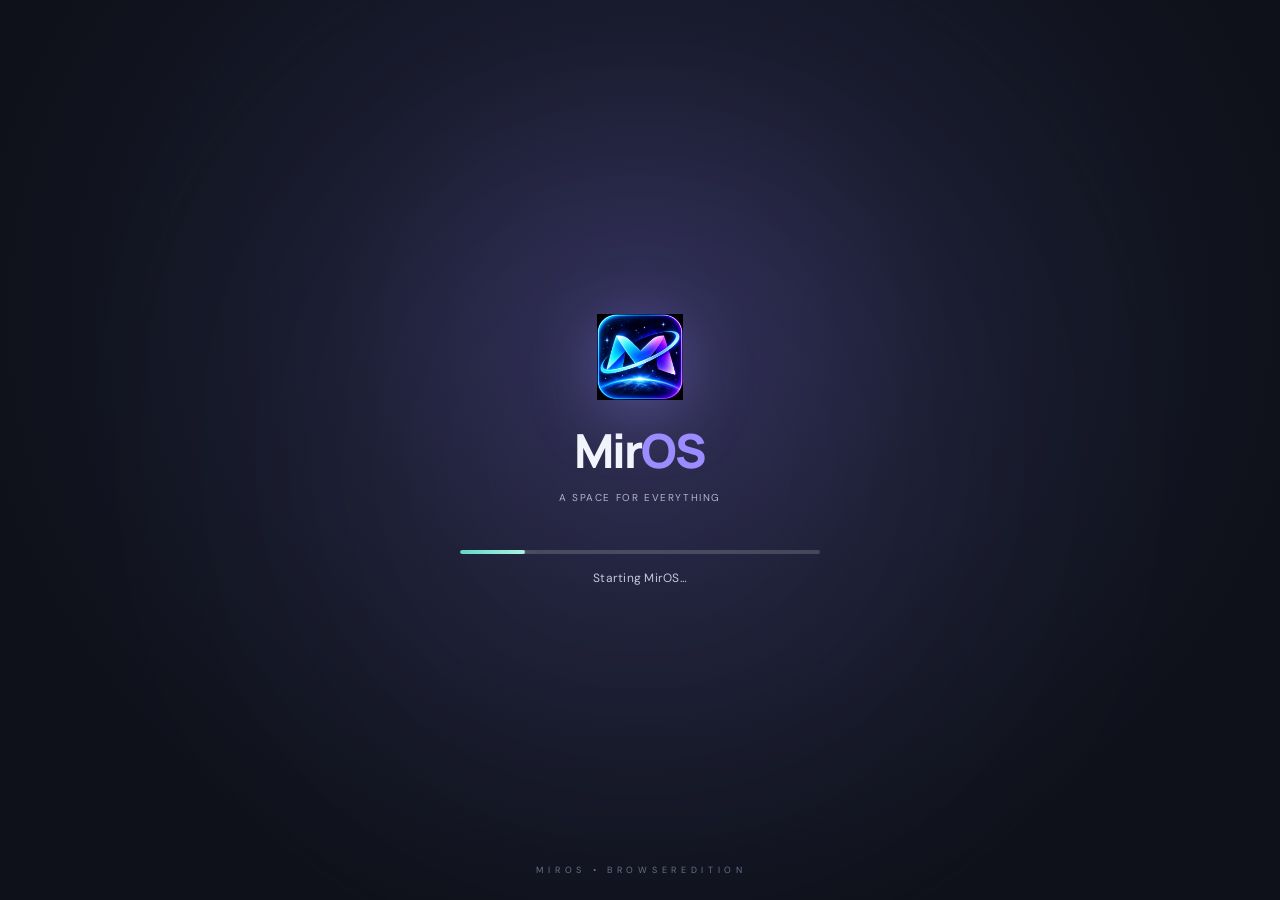
<file: index.html>
<!doctype html>
<html lang="en">
<head>
  <meta charset="utf-8">
  <meta name="viewport" content="width=device-width,initial-scale=1,viewport-fit=cover">
  <meta name="theme-color" content="#10131d">
  <meta name="description" content="MirOS — a browser-based personal operating environment">
  <link rel="icon" href="icon.png">
  <link rel="manifest" href="manifest.json">
  <link rel="stylesheet" href="style.css">
  <title>MirOS</title>
</head>
<body class="boot-body">
  <main class="boot-screen" aria-live="polite">
    <div class="boot-glow"></div>
    <div class="boot-brand">
      <img class="boot-logo" src="icon.png" alt="MirOS" onerror="this.style.display='none'">
      <div class="boot-wordmark">Mir<span>OS</span></div>
      <div class="boot-tagline">A space for everything</div>
    </div>
    <div class="boot-loader" role="img" aria-label="Indeterminate startup animation"><span></span></div>
    <div class="boot-status" id="bootStatus">Starting MirOS…</div>
    <div class="boot-version">M I R O S &nbsp; • &nbsp; B R O W S E R E D I T I O N</div>
  </main>
  <noscript><p class="noscript">MirOS needs JavaScript enabled to start.</p></noscript>
  <script src="app.js"></script>
  <script>window.addEventListener('DOMContentLoaded',()=>MirOS.boot());</script>
</body>
</html>
</file>
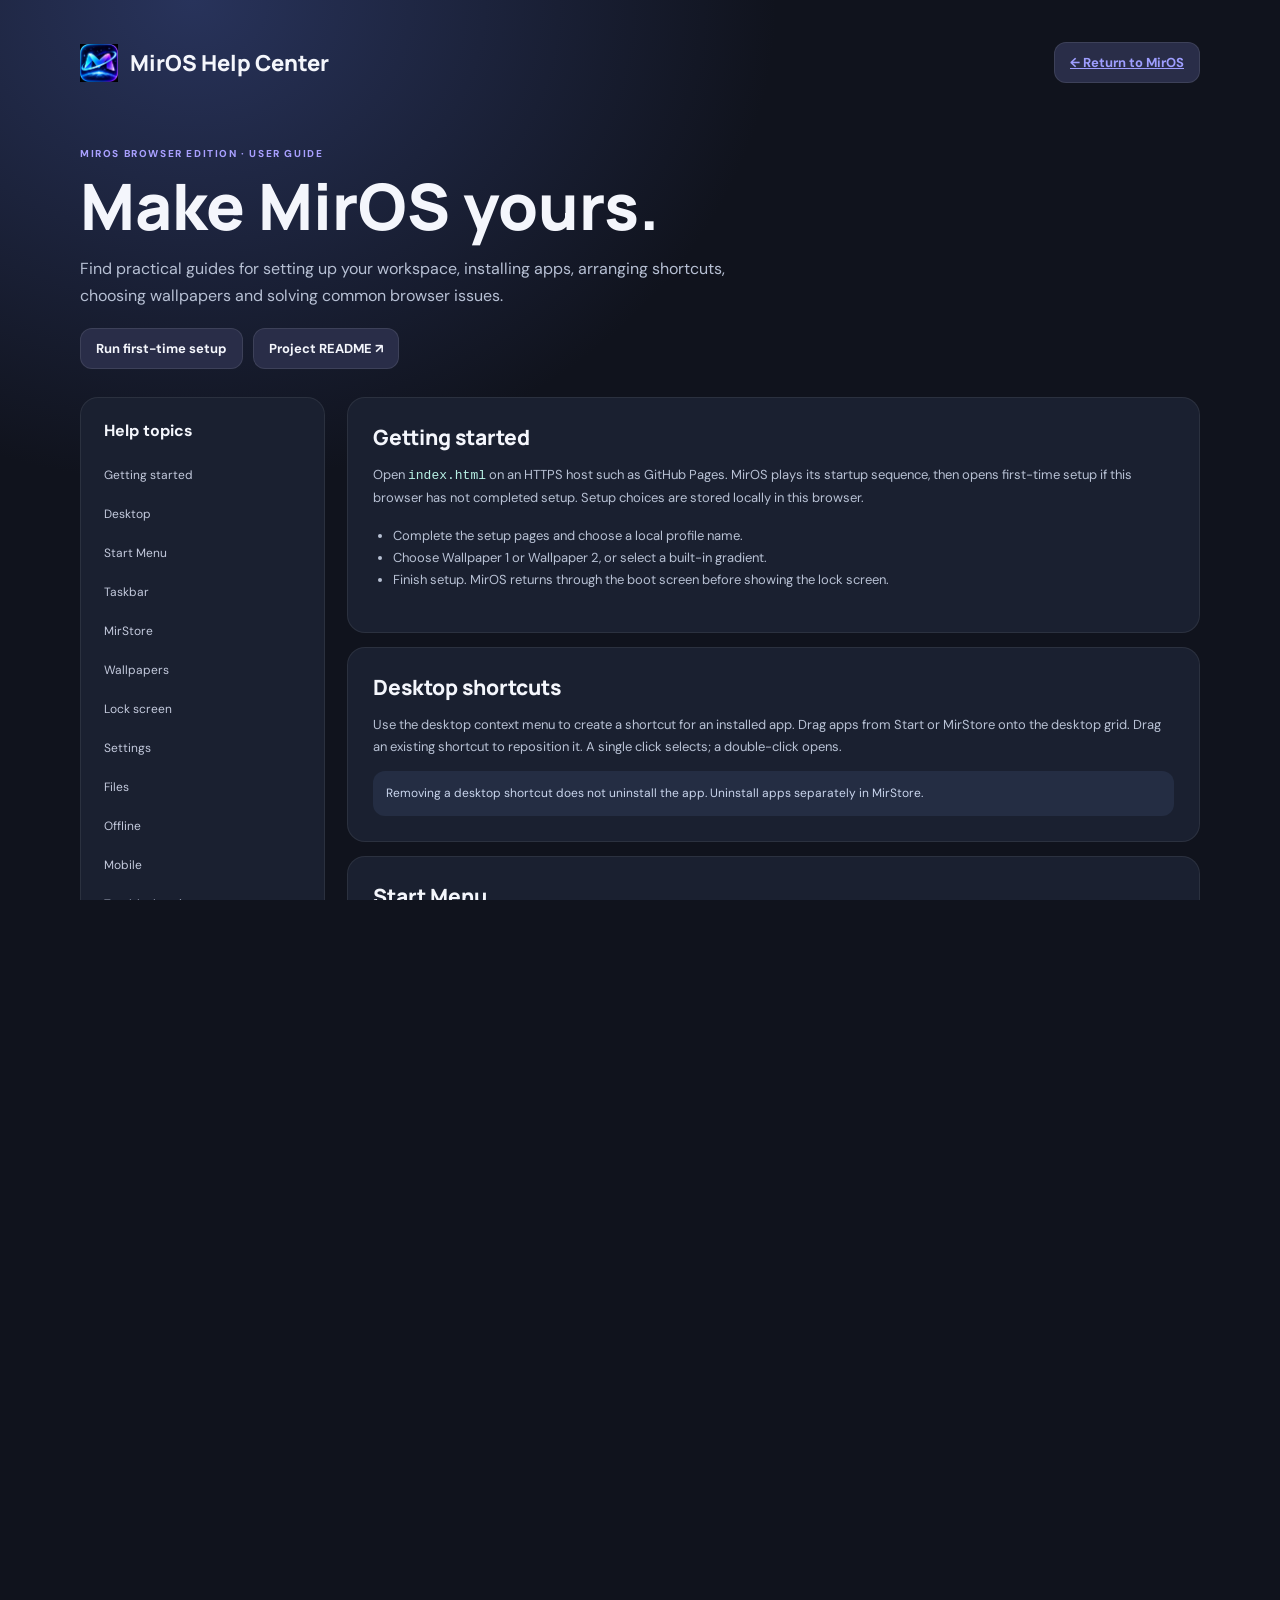
<file: help.html>
<!doctype html>
<html lang="en"><head><meta charset="utf-8"><meta name="viewport" content="width=device-width,initial-scale=1,viewport-fit=cover"><meta name="theme-color" content="#10131d"><meta name="description" content="MirOS Help Center and user guide"><link rel="icon" href="icon.png"><link rel="stylesheet" href="style.css"><title>MirOS Help Center</title>
<style>
.help-page{min-height:100%;height:100%;overflow:auto;background:radial-gradient(ellipse at 15% 0,#28335b 0,transparent 38%),#10131d;color:#f4f6fc;padding:clamp(16px,4vw,42px)}.help-wrap{max-width:1120px;margin:auto}.help-top{display:flex;justify-content:space-between;align-items:center;gap:14px;flex-wrap:wrap}.help-brand{display:flex;align-items:center;gap:12px;font:800 22px Manrope}.help-brand img{width:38px;height:38px;object-fit:contain}.help-hero{padding:clamp(24px,6vw,64px) 0 28px}.help-kicker{color:#a9a0ff;letter-spacing:.16em;font-size:10px;font-weight:800}.help-hero h1{font:800 clamp(36px,7vw,64px)/1.05 Manrope;margin:12px 0}.help-hero p{color:#b7c0d4;max-width:680px;line-height:1.7}.help-actions{display:flex;gap:10px;flex-wrap:wrap;margin-top:18px}.help-actions a,.help-nav a{color:inherit;text-decoration:none}.help-btn{display:inline-flex;align-items:center;justify-content:center;padding:11px 15px;border-radius:12px;background:#292d48;border:1px solid #ffffff18;font-weight:700;font-size:13px}.help-layout{display:grid;grid-template-columns:245px minmax(0,1fr);gap:22px;align-items:start}.help-nav,.help-section{background:#1a2030;border:1px solid #ffffff13;border-radius:18px}.help-nav{position:sticky;top:12px;padding:14px;display:grid;gap:5px}.help-nav strong{padding:8px 9px 12px}.help-nav a{padding:9px;border-radius:9px;color:#c4cadd;font-size:12px}.help-nav a:hover{background:#ffffff0d;color:#fff}.help-content{display:grid;gap:14px}.help-section{padding:clamp(16px,3vw,25px);scroll-margin-top:15px}.help-section h2{font:800 21px Manrope;margin:0 0 10px}.help-section p,.help-section li{color:#b8c1d4;line-height:1.7;font-size:13px}.help-section ul{padding-left:20px}.help-callout{padding:13px;border-radius:12px;background:#242d43;color:#c9d5ed;font-size:12px;line-height:1.6}.help-code{font-family:ui-monospace,monospace;color:#b8f2e6}.help-footer{color:#8f9ab1;font-size:11px;text-align:center;padding:25px 0}.help-link{color:#a99cff}.help-grid{display:grid;grid-template-columns:repeat(2,minmax(0,1fr));gap:10px}.help-card{padding:14px;background:#232a3b;border-radius:13px}.help-card strong{display:block;margin-bottom:5px}.help-card span{color:#adb8ce;font-size:12px;line-height:1.5}
@media(max-width:760px){.help-layout{grid-template-columns:1fr}.help-nav{position:static;display:flex;overflow:auto;white-space:nowrap}.help-nav strong{display:none}.help-nav a{flex:none}.help-grid{grid-template-columns:1fr}.help-page{padding:14px}}
</style></head>
<body class="help-page"><main class="help-wrap"><header class="help-top"><div class="help-brand"><img src="icon.png" alt="" onerror="this.hidden=true">MirOS Help Center</div><a class="help-btn" href="./home.html">← Return to MirOS</a></header>
<section class="help-hero"><div class="help-kicker">MIROS BROWSER EDITION · USER GUIDE</div><h1>Make MirOS yours.</h1><p>Find practical guides for setting up your workspace, installing apps, arranging shortcuts, choosing wallpapers and solving common browser issues.</p><div class="help-actions"><a class="help-btn" href="./setup.html">Run first-time setup</a><a class="help-btn" href="./readme.md" target="_blank" rel="noopener">Project README ↗</a></div></section>
<div class="help-layout"><nav class="help-nav" aria-label="Help topics"><strong>Help topics</strong><a href="#getting-started">Getting started</a><a href="#desktop">Desktop</a><a href="#start">Start Menu</a><a href="#taskbar">Taskbar</a><a href="#mirstore">MirStore</a><a href="#wallpapers">Wallpapers</a><a href="#lock">Lock screen</a><a href="#settings">Settings</a><a href="#files">Files</a><a href="#offline">Offline</a><a href="#mobile">Mobile</a><a href="#troubleshooting">Troubleshooting</a><a href="#privacy">Privacy & limits</a></nav>
<div class="help-content">
<section class="help-section" id="getting-started"><h2>Getting started</h2><p>Open <span class="help-code">index.html</span> on an HTTPS host such as GitHub Pages. MirOS plays its startup sequence, then opens first-time setup if this browser has not completed setup. Setup choices are stored locally in this browser.</p><ul><li>Complete the setup pages and choose a local profile name.</li><li>Choose Wallpaper 1 or Wallpaper 2, or select a built-in gradient.</li><li>Finish setup. MirOS returns through the boot screen before showing the lock screen.</li></ul></section>
<section class="help-section" id="desktop"><h2>Desktop shortcuts</h2><p>Use the desktop context menu to create a shortcut for an installed app. Drag apps from Start or MirStore onto the desktop grid. Drag an existing shortcut to reposition it. A single click selects; a double-click opens.</p><div class="help-callout">Removing a desktop shortcut does not uninstall the app. Uninstall apps separately in MirStore.</div></section>
<section class="help-section" id="start"><h2>Start Menu</h2><p>Open Start from the taskbar. Search and All Apps show installed apps only. Apps you have not installed remain in MirStore. Pin frequently used apps and use the context menu to pin apps to the taskbar or create desktop shortcuts.</p></section>
<section class="help-section" id="taskbar"><h2>Taskbar</h2><p>Pin installed apps to the taskbar. A green underline marks an app that is open or minimized. Click a minimized app's taskbar icon to restore it. Minimize hides a window without closing it; Close ends that app window.</p></section>
<section class="help-section" id="mirstore"><h2>MirStore</h2><p>MirStore organizes apps into categories and shows each app in its own card. Use the search box, category chips and Installed / Websites / MirOS apps filters to browse. Select Install to add an app to your local installed list; it then appears in Start. Use <strong>Add Web App</strong> to register a website with a name, HTTP or HTTPS address, category, icon and description. Your custom web app list is stored in this browser and included in MirOS backups. Some sites prevent embedding, so MirOS may offer to open them in a browser tab.</p></section>
<section class="help-section" id="wallpapers"><h2>Wallpapers</h2><p>Keep <span class="help-code">wallpaper.png</span> and <span class="help-code">wallpaper2.png</span> in the same folder as the MirOS HTML files. Wallpaper 1 (<span class="help-code">wallpaper.png</span>) is the default. Wallpaper Studio and first-time setup show visual previews of both assets. The images are user-supplied assets and are not included in the project ZIP.</p><div class="help-callout">If a preview is missing, check the filename spelling and letter case, and make sure the image is uploaded beside <span class="help-code">home.html</span>.</div></section>
<section class="help-section" id="lock"><h2>Lock screen</h2><p>The lock screen shows the selected wallpaper, time and date. Tap it to reveal the sign-in panel. Choose a PIN, pattern, password, tap-to-unlock fingerprint-style option, or no credential in Settings. The tap-to-unlock option is a convenience gesture, not fingerprint verification.</p></section>
<section class="help-section" id="settings"><h2>Settings</h2><p>Settings contains categories for appearance, desktop, display, sound, applications, profile and lock screen, network, storage, notifications, accessibility, privacy and system recovery. Use the search field to find a setting. Open actions should lead to their related panel or diagnostic.</p></section>
<section class="help-section" id="files"><h2>Files and storage</h2><p>MirOS virtual files are stored in browser-managed IndexedDB. Import files only when you select them. Export important data regularly using Backup & Restore. MirOS cannot silently access all files on your Windows device.</p></section>
<section class="help-section" id="offline"><h2>Offline support</h2><p>The service worker caches the MirOS shell and optional wallpaper assets when they are available. Local tools may continue to work offline. External websites, online maps, weather, AI services and live integrations require a connection and may not work offline.</p></section>
<section class="help-section" id="mobile"><h2>Mobile and tablet use</h2><p>MirOS uses responsive layouts and touch-friendly controls. On narrow screens, setup becomes a single column, desktop shortcuts reflow into a grid, windows fill the available screen and taskbar controls compress. Rotate your device if a wide app needs more space.</p></section>
<section class="help-section" id="troubleshooting"><h2>Troubleshooting</h2><ul><li><strong>Blank or stale screen:</strong> refresh the page. If the old interface remains, close the MirOS tab and reopen it so the new service worker can activate.</li><li><strong>Wallpaper missing:</strong> verify both PNG files are uploaded beside the project files.</li><li><strong>Website app does not load inside MirOS:</strong> use its Open in browser option; the website may block iframe embedding.</li><li><strong>Settings do not save:</strong> check browser storage availability and avoid private browsing modes that clear site data.</li><li><strong>Offline app unavailable:</strong> connect once while online so the shell and supported assets can be cached.</li></ul></section>
<section class="help-section" id="privacy"><h2>Privacy and browser limitations</h2><p>MirOS stores its own profile, settings, pins and virtual files in this browser. External websites have their own privacy policies and storage. Browser permissions control access to files, camera, microphone, location and notifications.</p><p>MirOS is a browser-based workspace, not a native Windows replacement. A web page cannot guarantee closing the entire Edge window, powering off Windows, or accessing native PC applications. Shutdown ends the MirOS session and displays its powered-off state; the browser may keep the tab open.</p><div class="help-callout">Do not place API keys, passwords, private tokens or developer credentials in public HTML, JavaScript, README files or GitHub Pages repositories.</div></section>
</div></div><footer class="help-footer">MirOS Browser Edition · Help content for end users · No private developer configuration is included.</footer></main></body></html>
</file>
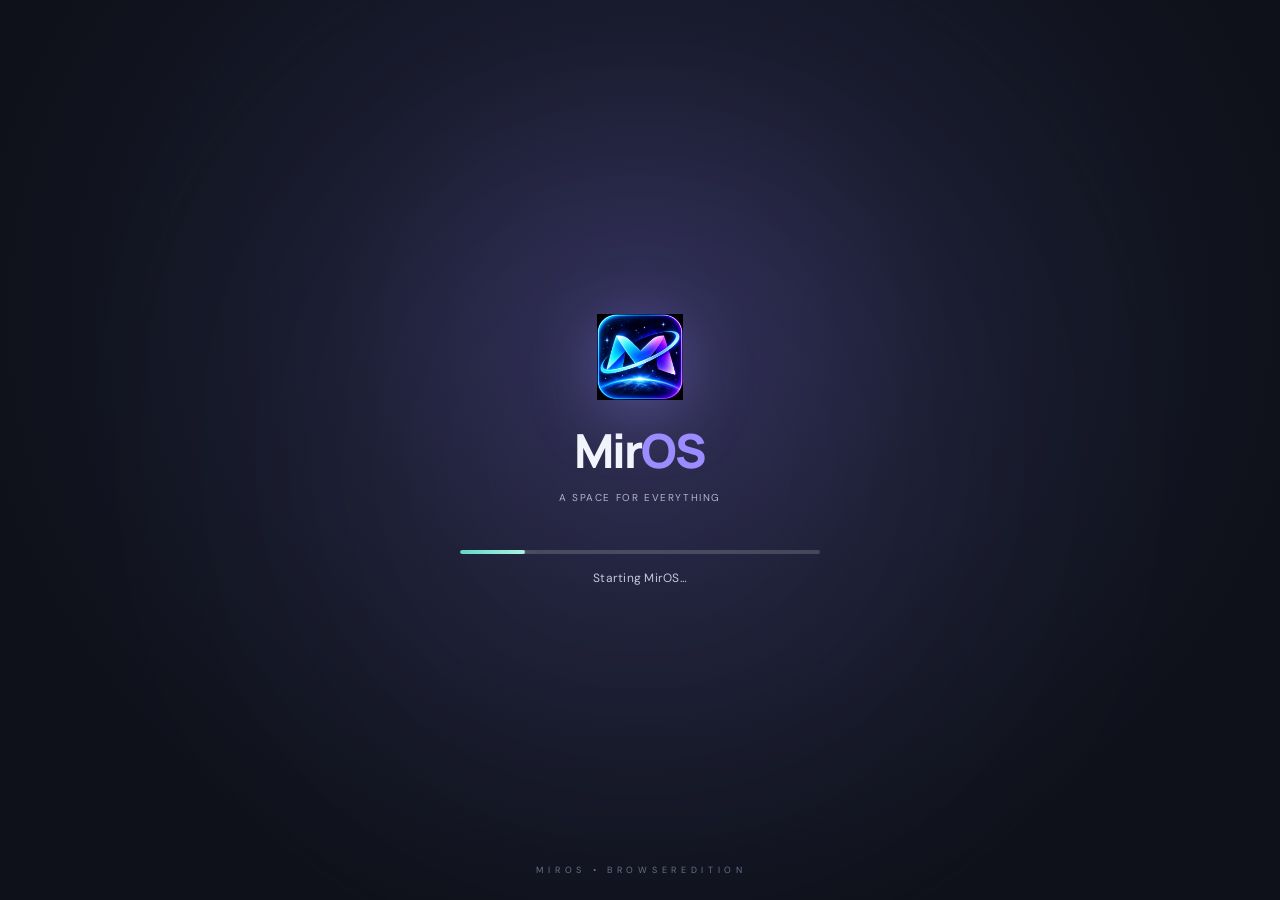
<file: home.html>
<!doctype html>
<html lang="en">
<head>
  <meta charset="utf-8">
  <meta name="viewport" content="width=device-width,initial-scale=1,viewport-fit=cover">
  <meta name="theme-color" content="#10131d">
  <meta name="description" content="MirOS browser desktop">
  <link rel="icon" href="icon.png"><link rel="manifest" href="manifest.json">
  <link rel="stylesheet" href="style.css">
  <title>MirOS Desktop</title>
</head>
<body class="desktop-body">
  <main id="desktop" class="desktop">
    <div class="wallpaper-layer"></div>
    <div class="desktop-shade"></div>
    <section class="desktop-icons" id="desktopIcons" aria-label="Desktop shortcuts"></section>
    <section class="window-layer" id="windowLayer" aria-label="Open applications"></section>
    <section class="desktop-overlay" id="desktopOverlay"></section>
    <nav class="taskbar" id="taskbar" aria-label="Taskbar">
      <button class="task-start" id="startButton" aria-label="Start menu"><img src="icon.png" alt="" onerror="this.style.display='none'"></button>
      <button class="task-search" id="taskSearch"><span>⌕</span><span>Search apps, files and settings</span></button>
      <div class="task-pins" id="taskPins"></div>
      <div class="task-spacer"></div>
      <div class="task-system-tray" id="taskSystemTray" aria-label="System controls">
        <button class="task-tray-icon" id="taskHelp" title="MirOS Help Center" aria-label="MirOS Help Center">?</button>
        <button class="task-tray-icon" id="taskAbout" title="About MirOS" aria-label="About MirOS">ⓘ</button>
        <button class="task-tray-icon" id="taskSearchIcon" title="Search" aria-label="Search">⌕</button>
        <button class="task-tray-icon" id="taskDesktops" title="Virtual desktops" aria-label="Virtual desktops">▦</button>
        <button class="task-tray-icon" id="taskNotifications" title="Notifications" aria-label="Notifications">♧</button>
        <button class="task-tray-icon task-network" id="taskQuick" title="Quick settings" aria-label="Network and sound quick settings"><span>◉</span><span id="taskNetworkLabel">Online</span><span class="task-volume-glyph">◖))</span></button>
        <button class="task-clock" id="taskClock" title="Calendar" aria-label="Calendar"><span id="taskDate">Sun, Nov 15</span><strong id="taskTime">12:00 PM</strong></button>
        <button class="task-tray-icon task-power" id="taskPower" title="Power and session" aria-label="Power and session">⏻</button>
      </div>
    </nav>
    <section id="startMenu" class="start-menu glass-panel" hidden></section>
    <section id="searchPanel" class="search-panel glass-panel" hidden></section>
    <section id="quickPanel" class="quick-panel glass-panel" hidden></section>
    <section id="notificationPanel" class="notification-panel glass-panel" hidden></section>
    <section id="desktopPanel" class="quick-panel glass-panel" hidden></section>
    <section id="calendarPanel" class="calendar-panel glass-panel" hidden></section>
    <section id="contextMenu" class="context-menu glass-panel" hidden></section>
    <div id="toastArea" class="toast-area" aria-live="polite"></div>
    <div id="modalRoot"></div>
    <div id="altTabOverlay" class="alt-tab-overlay" hidden></div>
    <section id="webAppLayer" class="web-app-layer" aria-label="Fullscreen web application" hidden>
      <iframe id="webAppFrame" title="Web application" referrerpolicy="strict-origin-when-cross-origin" allow="clipboard-read; clipboard-write; fullscreen; camera; microphone; geolocation"></iframe>
      <div class="web-app-controls" aria-label="Web app controls">
        <button id="webAppOpenExternal" title="Open this website in a browser tab" aria-label="Open in browser">↗</button>
        <button id="webAppExit" title="Return to MirOS" aria-label="Return to MirOS">✕</button>
      </div>
    </section>
    <section id="lockScreen" class="lock-screen" aria-label="MirOS lock screen" hidden>
      <div class="lock-screen-wallpaper" id="lockScreenWallpaper"></div>
      <button type="button" class="lock-clock-stage" id="lockClockStage" aria-label="Tap or press a key to continue to sign in">
        <div class="lock-time" id="lockTime">12:00</div>
        <div class="lock-date" id="lockDate">Sunday, November 15</div>
      </button>
      <section class="lock-signin-stage" id="lockSignInStage" hidden aria-label="Sign in to MirOS">
        <button type="button" class="lock-back-clock" id="lockBackToClock" aria-label="Back to lock screen">←</button>
        <div class="lock-profile"><div class="lock-avatar" id="lockAvatar">🙂</div><strong id="lockProfileName">Guest</strong></div>
        <div id="lockAuthControls" class="lock-auth-controls"></div>
        <p class="lock-security-note">MirOS has its own browser-session lock. It does not replace Windows device security.</p>
      </section>
    </section>
    <section id="updateScreen" class="update-screen" hidden aria-live="polite">
      <div class="update-glow"></div>
      <div class="update-brand"><span class="update-mark">M</span><div><strong>MirOS Update</strong><small>Browser Edition</small></div></div>
      <div class="update-main"><div class="update-orbit"><span></span><i></i></div><h1 id="updateTitle">Checking for updates</h1><p id="updateMessage">Connecting to the installed MirOS service worker…</p><div class="update-steps" id="updateSteps"><span class="current">Checking installed version</span><span>Looking for a newer build</span><span>Preparing update if available</span></div><div class="update-actions"><button type="button" class="os-btn" id="updateClose">Return to Settings</button><button type="button" class="os-btn primary" id="updateApply" hidden>Restart to update</button></div></div>
    </section>
    <section id="sleepScreen" class="power-screen sleep-screen" hidden><div class="power-screen-card"><div class="power-screen-mark">M</div><h1>MirOS is sleeping</h1><p>Tap or press any key to wake up.</p></div></section>
    <section id="powerScreen" class="power-screen shutdown-screen" hidden aria-live="polite"><div class="shutdown-backdrop"></div><div class="power-screen-card shutdown-card"><div class="power-screen-mark shutdown-mark">M</div><div class="shutdown-line"><span></span></div><h1>Shutting down MirOS</h1><p>Closing apps and saving your workspace…</p><button type="button" class="os-btn primary" id="powerOnButton" hidden>Power on MirOS</button></div></section>
  </main>
  <script src="app.js"></script>
  <script>window.addEventListener('DOMContentLoaded',()=>MirOS.start());</script>
</body>
</html>
</file>
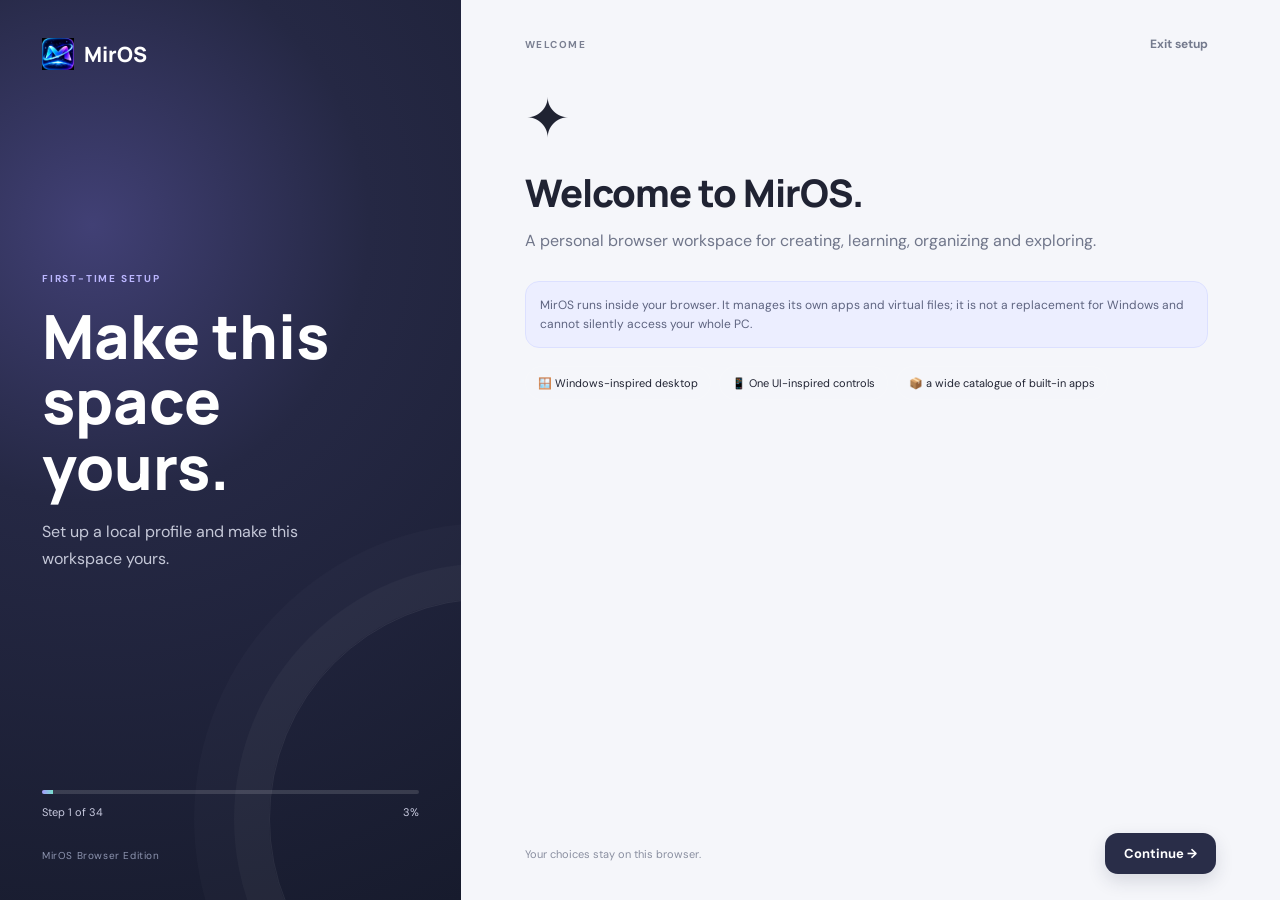
<file: setup.html>
<!doctype html>
<html lang="en">
<head>
  <meta charset="utf-8">
  <meta name="viewport" content="width=device-width,initial-scale=1,viewport-fit=cover">
  <meta name="theme-color" content="#10131d">
  <link rel="icon" href="icon.png"><link rel="manifest" href="manifest.json">
  <link rel="stylesheet" href="style.css">
  <title>Set up MirOS</title>
</head>
<body class="setup-body">
  <main id="setupRoot" class="setup-shell">
    <aside class="setup-side">
      <div class="setup-brand"><img src="icon.png" alt="" onerror="this.style.display='none'"><span>MirOS</span></div>
      <div class="setup-side-copy"><div class="eyebrow">FIRST-TIME SETUP</div><h1>Make this<br>space yours.</h1><p>Set up a local profile and make this workspace yours.</p></div>
      <div class="setup-progress"><div class="progress-line"><span id="setupProgressBar"></span></div><div><span id="setupStepText">Step 1 of 34</span><span id="setupPercent">3%</span></div></div>
      <div class="setup-side-foot">MirOS Browser Edition</div>
    </aside>
    <section class="setup-main">
      <header class="setup-top"><span id="setupStage">WELCOME</span><button class="quiet-btn" id="setupExit" type="button">Exit setup</button></header>
      <div class="setup-content" id="setupContent"></div>
      <footer class="setup-actions"><button class="btn secondary" id="setupBack" type="button" hidden>Back</button><span class="setup-hint" id="setupHint">Your choices stay on this browser.</span><button class="btn primary" id="setupNext" type="button">Get started <span aria-hidden="true">→</span></button></footer>
    </section>
  </main>
  <script src="app.js"></script>
  <script>window.addEventListener('DOMContentLoaded',()=>MirOS.setup());</script>
</body>
</html>
</file>
<file: style.css>
@import url('https://fonts.googleapis.com/css2?family=DM+Sans:wght@400;500;600;700&family=Manrope:wght@400;500;600;700;800&display=swap');
:root{--bg:#10131d;--surface:rgba(25,30,45,.82);--surface-2:#202638;--surface-3:#2b344a;--text:#f4f6fc;--muted:#a6aec1;--line:rgba(255,255,255,.12);--accent:#9d8cff;--accent-2:#6ed6c3;--danger:#ff727f;--warning:#f4c979;--radius:22px;--taskbar-h:70px;--shadow:0 22px 70px rgba(0,0,0,.34);font-family:'DM Sans',sans-serif;color-scheme:dark}*{box-sizing:border-box}html,body{margin:0;width:100%;height:100%;overflow:hidden}button,input,textarea,select{font:inherit}button{cursor:pointer;color:inherit}button:focus-visible,input:focus-visible,textarea:focus-visible,select:focus-visible{outline:2px solid var(--accent);outline-offset:2px}body{background:var(--bg);color:var(--text)}.boot-body,.setup-body{background:#10131d}.boot-screen{height:100%;width:100%;display:flex;flex-direction:column;align-items:center;justify-content:center;position:relative;overflow:hidden;background:radial-gradient(ellipse at 50% 35%,#29284b 0%,#171a2b 35%,#0e1119 75%)}.boot-glow{position:absolute;width:480px;height:480px;border-radius:50%;background:var(--accent);filter:blur(160px);opacity:.18;animation:glowPulse 4s ease-in-out infinite alternate}.boot-brand{position:relative;text-align:center;animation:bootIn 1.2s cubic-bezier(.2,.8,.2,1) both}.boot-logo{display:block;width:86px;height:86px;object-fit:contain;margin:0 auto 18px;filter:drop-shadow(0 12px 32px #9d8cff55);animation:logoFloat 3.5s ease-in-out infinite}.boot-wordmark{font:800 47px Manrope,sans-serif;letter-spacing:-2px}.boot-wordmark span{color:var(--accent)}.boot-tagline{color:#b1b5ca;letter-spacing:.16em;text-transform:uppercase;font-size:10px;margin-top:9px}.boot-loader{width:180px;height:3px;border-radius:8px;background:#ffffff19;margin-top:62px;overflow:hidden}.boot-loader span{display:block;height:100%;width:40%;background:linear-gradient(90deg,var(--accent),var(--accent-2));border-radius:8px;animation:loading 1.35s ease-in-out infinite}.boot-status{font-size:12px;color:#a4a9bd;margin-top:15px}.boot-version{position:absolute;bottom:24px;color:#697189;font-size:9px;letter-spacing:.15em}.noscript{color:white;padding:20px;text-align:center}@keyframes loading{0%{transform:translateX(-110%)}100%{transform:translateX(360%)}}@keyframes bootIn{from{opacity:0;transform:translateY(20px) scale(.94)}to{opacity:1;transform:none}}@keyframes logoFloat{50%{transform:translateY(-7px) rotate(-3deg)}}@keyframes glowPulse{to{opacity:.32;transform:scale(1.15)}}
.setup-shell{height:100%;display:grid;grid-template-columns:minmax(280px,36%) 1fr;background:#f2f3f8;color:#202332}.setup-side{position:relative;display:flex;flex-direction:column;padding:38px 42px;color:#fff;background:radial-gradient(circle at 20% 25%,#414075 0,#252844 36%,#171b2d 100%);overflow:hidden}.setup-side:after{content:"";position:absolute;width:440px;height:440px;border-radius:50%;border:1px solid #ffffff12;right:-250px;bottom:-140px;box-shadow:0 0 0 35px #ffffff08,0 0 0 75px #ffffff05}.setup-brand,.topbar-brand{display:flex;align-items:center;gap:10px;font:800 21px Manrope}.setup-brand img{width:32px;height:32px;object-fit:contain}.setup-side-copy{margin:auto 0;max-width:380px;position:relative;z-index:1}.eyebrow{font-size:10px;letter-spacing:.18em;font-weight:700;color:#bcb7ff}.setup-side-copy h1{font:800 clamp(38px,5vw,61px)/1.08 Manrope;margin:18px 0}.setup-side-copy p{color:#c5c8d8;line-height:1.7;max-width:300px}.setup-progress{position:relative;z-index:1}.progress-line{height:4px;background:#ffffff22;border-radius:9px;overflow:hidden;margin-bottom:11px}.progress-line span{display:block;height:100%;width:8%;background:linear-gradient(90deg,#a69aff,#77dfcc);transition:width .35s}.setup-progress>div:last-child{display:flex;justify-content:space-between;font-size:11px;color:#c9cbe0}.setup-side-foot{font-size:10px;color:#8e95b0;letter-spacing:.06em;margin-top:30px}.setup-main{display:flex;flex-direction:column;min-width:0;padding:29px clamp(22px,5vw,70px) 26px;background:#f5f6fa}.setup-top{height:30px;display:flex;align-items:center;justify-content:space-between;font-size:10px;font-weight:700;letter-spacing:.15em;color:#7b8092}.quiet-btn{background:none;border:0;color:#747a8d;font-size:12px;padding:8px}.setup-content{flex:1;min-height:0;overflow:auto;display:flex;flex-direction:column;justify-content:center;max-width:760px;width:100%;margin:0 auto;padding:24px 0}.setup-content h2{font:800 clamp(27px,4vw,38px)/1.2 Manrope;color:#202333;margin:0 0 12px;letter-spacing:-1px}.setup-content .lead{color:#70768a;margin:0 0 28px;line-height:1.6;max-width:600px}.setup-actions{display:flex;align-items:center;gap:12px;max-width:760px;width:100%;margin:0 auto}.setup-hint{font-size:11px;color:#8a8fa0;flex:1}.btn{border:0;border-radius:13px;padding:12px 19px;font-weight:700;font-size:13px;transition:.18s}.btn.primary{background:#292d48;color:#fff;box-shadow:0 7px 18px #25274625}.btn.primary:hover{transform:translateY(-1px);background:#393d60}.btn.secondary{background:#e6e8f0;color:#4c5266}.btn:disabled{opacity:.45;cursor:not-allowed}.setup-grid{display:grid;grid-template-columns:repeat(2,minmax(0,1fr));gap:12px}.choice-card{border:1px solid #dfe2ec;background:#fff;border-radius:16px;padding:16px;text-align:left;color:#24283a;display:flex;gap:13px;align-items:center;min-height:78px;transition:.2s}.choice-card:hover,.choice-card.selected{border-color:#7d75dc;background:#f4f2ff;box-shadow:0 5px 18px #6c64b51a}.choice-icon{width:38px;height:38px;border-radius:12px;background:#eeedfc;display:grid;place-items:center;font-size:19px;flex:none}.choice-card strong{display:block;font-size:13px}.choice-card small{display:block;color:#82879a;font-size:11px;margin-top:4px;line-height:1.4}.form-field{display:flex;flex-direction:column;gap:7px;margin:12px 0;color:#545a6d;font-size:12px;font-weight:600}.form-field input,.form-field select,.form-field textarea,.field-input{width:100%;border:1px solid #d9ddea;border-radius:12px;padding:12px 13px;background:white;color:#25293a;outline:none}.form-field input:focus,.form-field select:focus,.form-field textarea:focus{border-color:#8278df;box-shadow:0 0 0 3px #8278df19}.setup-check{display:flex;align-items:center;gap:10px;padding:12px 0;color:#4f5568;font-size:13px}.setup-check input{accent-color:#6d63cf;width:17px;height:17px}.setup-note{background:#eceeff;border:1px solid #dce0ff;border-radius:14px;padding:14px;color:#5e6480;font-size:12px;line-height:1.55}.setup-finish-icon{font-size:54px;margin-bottom:16px}.setup-body .setup-content .form-field{max-width:560px}
.desktop-body{background:#111523}.desktop{position:relative;width:100%;height:100%;overflow:hidden;isolation:isolate;background:#151a2a}.wallpaper-layer{position:absolute;inset:0;z-index:-3;background:radial-gradient(ellipse at 18% 25%,#6461a7 0,#34365f 24%,transparent 52%),radial-gradient(ellipse at 83% 75%,#236d77 0,#1b445b 25%,transparent 55%),linear-gradient(135deg,#171a2b,#121925 75%);background-size:cover;background-position:center;transition:background .4s}.wallpaper-layer:after{content:"";position:absolute;inset:0;background:linear-gradient(130deg,#10132344,#11192b22)}.desktop-shade{position:absolute;inset:0;z-index:-2;background:linear-gradient(180deg,#070a1710,transparent 30%,#080d1a18)}.desktop-topbar{position:absolute;z-index:20;top:0;left:0;right:0;height:43px;padding:0 17px;display:flex;align-items:center;justify-content:space-between;color:#fff;background:linear-gradient(180deg,#0b0f1c55,transparent);font-size:11px}.topbar-brand{font-size:13px;background:none;border:0;padding:4px 6px}.topbar-brand img{width:19px;height:19px}.topbar-center{position:absolute;left:50%;transform:translateX(-50%);color:#ffffffc9;font-size:11px}.topbar-right{display:flex;gap:5px;align-items:center}.icon-btn{width:30px;height:30px;border:0;border-radius:50%;background:transparent;color:#fff;font-size:20px}.icon-btn:hover,.tray-pill:hover{background:#ffffff22}.tray-pill{border:0;border-radius:20px;background:#ffffff12;padding:7px 12px;color:#fff;font-size:10px;backdrop-filter:blur(20px)}.desktop-icons{position:absolute;z-index:1;top:62px;left:18px;display:grid;grid-auto-flow:row;grid-template-columns:repeat(1,82px);gap:8px;max-height:calc(100% - 150px);overflow:auto}.desktop-shortcut{width:76px;min-height:78px;border:1px solid transparent;background:transparent;border-radius:13px;color:#fff;display:flex;align-items:center;flex-direction:column;justify-content:flex-start;gap:6px;padding:8px 3px;text-align:center;text-shadow:0 1px 5px #0008}.desktop-shortcut:hover,.desktop-shortcut:focus{background:#ffffff20;border-color:#ffffff26}.desktop-shortcut .app-glyph{font-size:27px;line-height:31px;filter:drop-shadow(0 3px 3px #0004)}.desktop-shortcut span:last-child{font-size:10px;line-height:1.2;max-width:72px;overflow-wrap:anywhere}.window-layer{position:absolute;inset:44px 0 76px;z-index:3;pointer-events:none}.os-window{position:absolute;min-width:300px;min-height:210px;width:min(760px,calc(100vw - 36px));height:min(570px,calc(100vh - 130px));background:rgba(21,25,39,.94);border:1px solid #ffffff24;border-radius:var(--radius);box-shadow:var(--shadow);backdrop-filter:blur(26px) saturate(1.25);overflow:hidden;display:flex;flex-direction:column;pointer-events:auto;animation:windowOpen .2s cubic-bezier(.2,.8,.2,1)}.os-window.maximized{left:10px!important;top:8px!important;width:calc(100% - 20px)!important;height:calc(100% - 16px)!important;border-radius:16px}.os-window.minimized{display:none}@keyframes windowOpen{from{opacity:0;transform:translateY(12px) scale(.98)}to{opacity:1;transform:none}}.window-titlebar{height:46px;display:flex;align-items:center;padding:0 10px 0 15px;gap:10px;flex:none;background:#ffffff08;border-bottom:1px solid var(--line);user-select:none;cursor:grab}.window-titlebar:active{cursor:grabbing}.window-app-icon{font-size:16px}.window-title{font-size:12px;font-weight:700;flex:1}.window-controls{display:flex;gap:5px}.window-control{width:29px;height:27px;border:0;border-radius:8px;background:transparent;color:#c8cee0}.window-control:hover{background:#ffffff18}.window-control.close:hover{background:#d84b62;color:white}.window-content{min-height:0;flex:1;overflow:auto;padding:17px;color:var(--text)}.window-content::-webkit-scrollbar,.setup-content::-webkit-scrollbar{width:7px}.window-content::-webkit-scrollbar-thumb,.setup-content::-webkit-scrollbar-thumb{background:#ffffff24;border-radius:9px}.window-resize{position:absolute;right:0;bottom:0;width:18px;height:18px;cursor:nwse-resize}.window-resize:after{content:"";position:absolute;right:5px;bottom:5px;width:7px;height:7px;border-right:2px solid #aab1c7;border-bottom:2px solid #aab1c7;opacity:.6}.taskbar{position:absolute;z-index:30;left:50%;bottom:13px;transform:translateX(-50%);height:var(--taskbar-h);max-width:calc(100% - 26px);min-width:min(520px,calc(100% - 26px));padding:8px 12px;display:flex;align-items:center;gap:8px;border:1px solid #ffffff32;border-radius:23px;background:rgba(20,24,39,.68);box-shadow:0 12px 46px #0005;backdrop-filter:blur(28px) saturate(1.4)}.task-start,.task-pin{flex:none;width:46px;height:46px;display:grid;place-items:center;border:0;border-radius:15px;background:transparent;color:white;font-size:23px}.task-start:hover,.task-pin:hover{background:#ffffff1a}.task-start img{width:28px;height:28px;object-fit:contain}.task-search{height:42px;min-width:175px;width:235px;display:flex;align-items:center;gap:10px;padding:0 13px;border:1px solid #ffffff15;border-radius:14px;background:#ffffff12;color:#e3e5f1;font-size:11px;text-align:left}.task-search span:first-child{font-size:19px}.task-pins{display:flex;gap:5px;align-items:center}.task-pin{width:44px;height:44px;font-size:22px;position:relative}.task-pin.active:after{content:"";position:absolute;bottom:2px;width:5px;height:5px;border-radius:8px;background:var(--accent-2)}.task-spacer{flex:1}.task-tray{height:45px;display:flex;align-items:center;gap:9px;padding:0 9px;border:0;background:transparent;border-radius:13px;color:#fff;font-size:11px;white-space:nowrap}.task-tray:hover{background:#ffffff18}.desktop-overlay{position:absolute;inset:0;z-index:15;pointer-events:none}.glass-panel{position:absolute;z-index:40;background:rgba(25,29,44,.92);border:1px solid #ffffff2b;box-shadow:0 18px 60px #0006;backdrop-filter:blur(32px);border-radius:22px;color:#fff;overflow:auto}.start-menu{width:min(620px,calc(100% - 22px));max-height:min(690px,calc(100% - 110px));left:50%;bottom:calc(var(--taskbar-h) + 25px);transform:translateX(-50%);padding:20px}.start-search,.search-input{width:100%;height:43px;border:1px solid #ffffff24;border-radius:13px;background:#ffffff10;color:#fff;padding:0 14px;outline:none}.start-heading{font:700 17px Manrope;margin:19px 0 12px}.app-grid{display:grid;grid-template-columns:repeat(6,minmax(0,1fr));gap:6px}.app-tile{min-width:0;border:0;border-radius:13px;background:transparent;padding:12px 4px;display:flex;align-items:center;flex-direction:column;gap:7px;color:#fff}.app-tile:hover{background:#ffffff16}.app-tile .app-glyph{font-size:25px}.app-tile span:last-child{font-size:10px;text-align:center;overflow-wrap:anywhere}.start-footer{display:flex;justify-content:space-between;align-items:center;border-top:1px solid var(--line);margin-top:16px;padding-top:13px}.profile-mini{display:flex;align-items:center;gap:9px;font-size:11px}.avatar{width:29px;height:29px;border-radius:50%;display:grid;place-items:center;background:#625c9a;color:white;font-weight:700}.start-footer button,.panel-link{border:0;background:#ffffff10;border-radius:10px;padding:8px 11px;color:#fff;font-size:11px}.search-panel{left:50%;top:12%;transform:translateX(-50%);width:min(610px,calc(100% - 24px));max-height:70%;padding:17px}.search-results{margin-top:12px;display:grid;gap:5px}.search-result{display:flex;align-items:center;gap:12px;text-align:left;padding:11px;border:0;border-radius:12px;background:transparent;color:white}.search-result:hover{background:#ffffff15}.quick-panel,.notification-panel,.calendar-panel{right:15px;top:53px;width:min(360px,calc(100% - 30px));padding:17px}.quick-grid{display:grid;grid-template-columns:repeat(2,1fr);gap:9px;margin:13px 0}.quick-toggle{padding:13px;border-radius:14px;border:1px solid #ffffff20;background:#ffffff0c;text-align:left;color:white}.quick-toggle.on{background:color-mix(in srgb,var(--accent) 35%,#ffffff12);border-color:var(--accent)}.quick-toggle strong{display:block;font-size:12px}.quick-toggle small{display:block;color:#b6bdd0;margin-top:4px;font-size:10px}.panel-title{font:700 16px Manrope;margin:1px 0 12px}.notification-item{border-bottom:1px solid var(--line);padding:12px 0;font-size:12px}.notification-item small{display:block;color:var(--muted);margin-top:5px}.calendar-grid{display:grid;grid-template-columns:repeat(7,1fr);gap:4px;text-align:center;font-size:11px}.calendar-grid span,.calendar-grid button{padding:8px 2px;border:0;background:transparent;border-radius:9px;color:#fff}.calendar-grid .muted{color:#71798e}.calendar-grid .today{background:var(--accent);color:#151529;font-weight:800}.context-menu{min-width:190px;padding:6px;border-radius:12px}.context-menu button{width:100%;border:0;border-radius:8px;background:transparent;color:#fff;padding:10px;text-align:left;font-size:12px}.context-menu button:hover{background:#ffffff18}.toast-area{position:absolute;z-index:100;right:18px;bottom:calc(var(--taskbar-h) + 35px);display:grid;gap:8px;pointer-events:none}.toast{padding:12px 15px;border-radius:14px;background:#292e45f2;border:1px solid #ffffff25;box-shadow:0 8px 28px #0005;font-size:12px;max-width:300px;animation:windowOpen .2s}.modal-backdrop{position:absolute;inset:0;z-index:90;background:#080b14a8;display:grid;place-items:center;padding:18px}.modal-card{width:min(520px,100%);max-height:85%;overflow:auto;border-radius:22px;background:#20263a;border:1px solid #ffffff28;box-shadow:var(--shadow);padding:22px}.modal-card h3{font:700 20px Manrope;margin:0 0 8px}.modal-card p{font-size:12px;line-height:1.6;color:#b4bbcf}.modal-actions{display:flex;justify-content:flex-end;gap:8px;margin-top:20px}.modal-card .form-field{color:#c8cee0}.modal-card .form-field input,.modal-card .form-field select,.modal-card .form-field textarea{background:#131827;color:#fff;border-color:#ffffff26}.alt-tab-overlay{position:absolute;z-index:80;inset:0;background:#080b1455;display:grid;place-items:center}.alt-tab-box{display:flex;gap:12px;padding:18px;border-radius:19px;background:#20263a;border:1px solid #ffffff35}.alt-tab-item{width:95px;height:88px;border-radius:13px;display:flex;flex-direction:column;align-items:center;justify-content:center;gap:8px;font-size:11px}.alt-tab-item.selected{background:#ffffff1e;outline:1px solid var(--accent)}
/* App surfaces */
.app-heading{display:flex;align-items:flex-start;justify-content:space-between;gap:15px;margin-bottom:17px}.app-heading h2{font:800 21px Manrope;margin:0 0 5px;letter-spacing:-.5px}.app-heading p{font-size:11px;color:var(--muted);margin:0}.app-actions{display:flex;gap:7px;flex-wrap:wrap}.os-btn{padding:9px 12px;border:1px solid #ffffff20;border-radius:11px;background:#ffffff10;color:#fff;font-size:11px}.os-btn:hover{background:#ffffff20}.os-btn.primary{background:var(--accent);border-color:transparent;color:#151528;font-weight:700}.os-btn.danger{color:#ff9aa4}.os-input,.os-select,.os-textarea{width:100%;border:1px solid #ffffff21;border-radius:11px;background:#111727;color:#fff;padding:10px 12px;font-size:12px;outline:none}.os-textarea{resize:vertical;min-height:100px;line-height:1.5}.os-input:focus,.os-select:focus,.os-textarea:focus{border-color:var(--accent)}.field-row{display:flex;gap:8px;align-items:center}.field-row>*{min-width:0}.muted{color:var(--muted)}.small{font-size:10px}.card-grid{display:grid;grid-template-columns:repeat(auto-fit,minmax(145px,1fr));gap:10px}.app-card{border:1px solid #ffffff17;background:#ffffff08;border-radius:15px;padding:14px;min-width:0}.app-card h3{font-size:12px;margin:0 0 6px}.app-card p{font-size:10px;color:var(--muted);line-height:1.5;margin:0}.list-row{display:flex;align-items:center;gap:10px;padding:11px 9px;border-bottom:1px solid #ffffff12}.list-row:last-child{border-bottom:0}.list-main{flex:1;min-width:0}.list-main strong{display:block;font-size:12px}.list-main small{display:block;color:var(--muted);font-size:10px;margin-top:3px}.list-row button{flex:none}.empty-state{text-align:center;padding:42px 14px;color:var(--muted)}.empty-state .empty-icon{font-size:35px;margin-bottom:11px}.empty-state strong{display:block;color:#e7eafa;font-size:13px;margin-bottom:5px}.pill{display:inline-flex;align-items:center;padding:4px 8px;border-radius:20px;background:#ffffff12;font-size:9px;color:#c5cce0}.stat-card{border-radius:15px;padding:14px;background:linear-gradient(135deg,#ffffff10,#ffffff05);border:1px solid #ffffff14}.stat-card strong{font:700 23px Manrope;display:block}.stat-card small{color:var(--muted);font-size:10px}.notes-layout{display:grid;grid-template-columns:190px 1fr;gap:13px;height:100%;min-height:330px}.notes-list{overflow:auto;border-right:1px solid var(--line);padding-right:8px}.note-item{width:100%;text-align:left;border:0;border-radius:10px;background:transparent;color:#fff;padding:10px}.note-item.active,.note-item:hover{background:#ffffff13}.note-item strong{display:block;font-size:11px;white-space:nowrap;overflow:hidden;text-overflow:ellipsis}.note-item small{display:block;color:var(--muted);font-size:9px;margin-top:4px}.notes-editor{display:flex;flex-direction:column;gap:8px;min-width:0}.notes-editor input{font:700 19px Manrope;background:transparent;border:0;color:#fff;outline:none}.notes-editor textarea{flex:1;min-height:200px;border:0;background:transparent;color:#e8eafa;resize:none;outline:none;line-height:1.7;font-size:12px}.calc{max-width:360px;margin:0 auto}.calc-display{width:100%;height:77px;background:#111827;border:1px solid #ffffff16;border-radius:15px;text-align:right;padding:12px;color:#fff;font:500 27px Manrope;margin-bottom:10px}.calc-grid{display:grid;grid-template-columns:repeat(4,1fr);gap:7px}.calc-grid button{height:52px;border:0;border-radius:13px;background:#ffffff10;color:#fff;font-size:16px}.calc-grid button:hover{background:#ffffff22}.calc-grid .operator{color:var(--accent-2)}.calc-grid .equals{background:var(--accent);color:#141528}.settings-layout{display:grid;grid-template-columns:190px 1fr;gap:14px;min-height:100%}.settings-nav{display:flex;flex-direction:column;gap:3px}.settings-nav button{padding:10px;border:0;border-radius:10px;background:transparent;color:#c4cadc;text-align:left;font-size:11px}.settings-nav button.active,.settings-nav button:hover{background:#ffffff14;color:#fff}.settings-section h3{font:700 17px Manrope;margin:0 0 5px}.settings-section>p{font-size:10px;color:var(--muted);margin:0 0 15px}.setting-row{display:flex;align-items:center;gap:15px;padding:12px 8px;border-bottom:1px solid #ffffff12}.setting-copy{flex:1;min-width:0}.setting-copy strong{font-size:11px;display:block}.setting-copy small{font-size:9px;color:var(--muted);display:block;margin-top:3px;line-height:1.4}.setting-control{width:150px;max-width:42%;flex:none}.setting-control input[type=checkbox]{accent-color:var(--accent);width:18px;height:18px}.setting-control input[type=range]{width:100%;accent-color:var(--accent)}.setting-control input:not([type=checkbox]):not([type=range]),.setting-control select{width:100%;background:#111827;border:1px solid #ffffff1e;border-radius:9px;padding:7px;color:#fff;font-size:10px}.file-drop{border:1px dashed #ffffff36;border-radius:15px;padding:22px;text-align:center;color:var(--muted);font-size:11px}.editor-area{font:12px/1.6 ui-monospace,SFMono-Regular,Consolas,monospace;min-height:250px;white-space:pre;tab-size:2}.browser-frame{width:100%;height:100%;min-height:300px;border:0;border-radius:12px;background:white}.preview-frame{width:100%;height:250px;border:1px solid #ffffff20;border-radius:12px;background:white}.paint-canvas{width:100%;height:auto;max-height:430px;touch-action:none;border:1px solid #ffffff22;border-radius:12px;background:#fff;cursor:crosshair}.swatch{width:34px;height:34px;border-radius:10px;border:2px solid #ffffff3b;display:inline-block}.weather-art{font-size:60px;text-align:center;padding:25px}.quran-verse{font:22px/2.1 Georgia,serif;text-align:right;padding:14px;color:#f2e4bb}.table-grid{width:100%;border-collapse:collapse;font-size:11px}.table-grid td,.table-grid th{border:1px solid #ffffff1a;padding:8px;min-width:70px}.table-grid td[contenteditable=true]{background:#ffffff06;outline:none}.store-tabs{display:flex;gap:6px;overflow:auto;margin:12px 0}.store-tabs button{white-space:nowrap}.app-store-grid{display:grid;grid-template-columns:repeat(auto-fill,minmax(190px,1fr));gap:10px}.store-card{display:flex;gap:11px;align-items:center;padding:12px;border-radius:14px;background:#ffffff09;border:1px solid #ffffff18}.store-card .app-glyph{font-size:24px}.store-card .store-info{flex:1;min-width:0}.store-card strong{display:block;font-size:11px}.store-card small{font-size:9px;color:var(--muted)}.store-card .os-btn{padding:7px 9px}.taskbar[data-position="left"]{left:13px;top:50%;bottom:auto;transform:translateY(-50%);min-width:70px;width:70px;height:auto;max-height:calc(100% - 26px);flex-direction:column}.taskbar[data-position="right"]{left:auto;right:13px;top:50%;bottom:auto;transform:translateY(-50%);min-width:70px;width:70px;height:auto;max-height:calc(100% - 26px);flex-direction:column}.taskbar[data-position="top"]{top:13px;bottom:auto}.taskbar[data-position="left"] .task-search,.taskbar[data-position="right"] .task-search{display:none}.taskbar[data-position="left"] .task-spacer,.taskbar[data-position="right"] .task-spacer{min-height:10px}.taskbar[data-position="left"] .task-pins,.taskbar[data-position="right"] .task-pins{flex-direction:column}.taskbar[data-autohide="true"]{transform:translate(-50%,calc(100% + 15px));transition:transform .25s}.taskbar[data-autohide="true"]:hover{transform:translate(-50%,0)}
@media(max-width:760px){.setup-shell{grid-template-columns:1fr}.setup-side{display:none}.setup-main{padding:18px 20px}.setup-content{justify-content:flex-start}.setup-grid{grid-template-columns:1fr}.setup-hint{display:none}.desktop-topbar{padding:0 9px}.topbar-center{display:none}.desktop-icons{top:53px;left:7px;grid-template-columns:repeat(2,68px);max-height:calc(100% - 130px)}.desktop-shortcut{width:64px}.taskbar{bottom:8px;height:62px;min-width:calc(100% - 16px);max-width:calc(100% - 16px);padding:6px;gap:3px;border-radius:20px}.task-start,.task-pin{width:39px;height:43px}.task-search{min-width:0;width:43px;justify-content:center;padding:0}.task-search span:last-child{display:none}.task-pins{overflow:auto}.task-tray{gap:5px;padding:0 5px;font-size:9px}.task-tray span:nth-child(2),.task-tray span:nth-child(3){display:none}.os-window{left:7px!important;top:7px!important;width:calc(100% - 14px)!important;height:calc(100% - 14px)!important;min-width:0;min-height:0;border-radius:17px}.window-layer{inset:45px 0 78px}.window-titlebar{height:43px}.window-content{padding:13px}.app-grid{grid-template-columns:repeat(4,minmax(0,1fr))}.start-menu{bottom:78px;padding:15px}.settings-layout{grid-template-columns:1fr}.settings-nav{flex-direction:row;overflow:auto;padding-bottom:7px}.settings-nav button{white-space:nowrap}.notes-layout{grid-template-columns:120px 1fr}.setting-control{max-width:38%;width:125px}.quick-panel,.notification-panel,.calendar-panel{right:7px;top:48px}.taskbar[data-position="left"],.taskbar[data-position="right"]{display:none}}
@media(max-width:420px){.task-tray span:last-child{font-size:9px}.task-pins .task-pin:nth-child(n+4){display:none}.app-heading{flex-direction:column}.notes-layout{grid-template-columns:100px 1fr}.app-grid{grid-template-columns:repeat(3,minmax(0,1fr))}.setting-row{gap:8px}.setting-copy strong{font-size:10px}}
@media(prefers-reduced-motion:reduce){*,*:before,*:after{animation-duration:.01ms!important;transition-duration:.01ms!important;scroll-behavior:auto!important}}
/* Light theme and preference hooks */
:root[data-theme="Light"]{--surface:rgba(248,249,253,.96);--surface-2:#eef0f7;--surface-3:#e2e5ef;--text:#202538;--muted:#697187;--line:rgba(25,32,52,.14);color-scheme:light}
:root[data-theme="Light"] .os-window{background:rgba(248,249,253,.97);border-color:#cfd4e3;color:#202538}
:root[data-theme="Light"] .window-titlebar{background:#eef0f7;border-color:#dfe2ec}
:root[data-theme="Light"] .window-control{color:#444b60}
:root[data-theme="Light"] .window-content{color:#202538}
:root[data-theme="Light"] .glass-panel{background:rgba(248,249,253,.97);border-color:#cfd4e3;color:#202538}
:root[data-theme="Light"] .start-search,:root[data-theme="Light"] .search-input,:root[data-theme="Light"] .os-input,:root[data-theme="Light"] .os-select,:root[data-theme="Light"] .os-textarea{background:#fff;border-color:#d5d9e5;color:#202538}
:root[data-theme="Light"] .app-card,:root[data-theme="Light"] .stat-card,:root[data-theme="Light"] .store-card{background:#fff;border-color:#dce0eb;color:#202538}
:root[data-theme="Light"] .app-card p,:root[data-theme="Light"] .setting-copy small,:root[data-theme="Light"] .list-main small{color:#72798c}
:root[data-theme="Light"] .list-row,:root[data-theme="Light"] .setting-row,:root[data-theme="Light"] .notification-item{border-color:#e2e5ed}
:root[data-theme="Light"] .note-item{color:#262b3c}
:root[data-theme="Light"] .note-item.active,:root[data-theme="Light"] .note-item:hover,:root[data-theme="Light"] .search-result:hover,:root[data-theme="Light"] .app-tile:hover{background:#e9eaf5;color:#202538}
:root[data-theme="Light"] .search-result,:root[data-theme="Light"] .app-tile,:root[data-theme="Light"] .quick-toggle,:root[data-theme="Light"] .context-menu button{color:#202538}
:root[data-theme="Light"] .quick-toggle{background:#fff;border-color:#d7dbe8}
:root[data-theme="Light"] .quick-toggle small{color:#777e91}
:root[data-theme="Light"] .context-menu{background:#fff}
:root[data-theme="Light"] .context-menu button:hover{background:#eceefa}
:root[data-theme="Light"] .os-btn{background:#eceef5;border-color:#d8dce8;color:#30364b}
:root[data-theme="Light"] .os-btn.primary{background:var(--accent);color:#17152c}
:root[data-theme="Light"] .panel-link{background:#eceef5;color:#30364b}
:root[data-theme="Light"] .modal-card{background:#fff;color:#202538;border-color:#d4d9e5}
:root[data-theme="Light"] .modal-card p{color:#677086}
:root[data-theme="Light"] .modal-card .form-field{color:#555d73}
:root[data-theme="Light"] .modal-card .form-field input,:root[data-theme="Light"] .modal-card .form-field select,:root[data-theme="Light"] .modal-card .form-field textarea{background:#fff;color:#202538;border-color:#d8dce8}
:root[data-theme="Light"] .taskbar{background:rgba(246,247,252,.83);border-color:#cbd1e0;box-shadow:0 12px 46px #18203924}
:root[data-theme="Light"] .task-start,:root[data-theme="Light"] .task-pin,:root[data-theme="Light"] .task-tray{color:#30364b}
:root[data-theme="Light"] .task-search{background:#e9ebf4;color:#3d4358;border-color:#d5d9e5}
:root[data-theme="Light"] .desktop-topbar{color:#202538}
:root[data-theme="Light"] .topbar-brand,:root[data-theme="Light"] .icon-btn,:root[data-theme="Light"] .tray-pill{color:#202538}
:root[data-theme="Light"] .tray-pill{background:#ffffff88}
:root[data-theme="Light"] .toast{background:#fff;color:#22283b;border-color:#d8dce8}
:root[data-theme="Light"] .empty-state strong{color:#343a50}
:root[data-theme="Light"] .muted{color:#70788c}
.large-controls button,.large-controls input,.large-controls select{min-height:40px}
.no-shadows .os-window{box-shadow:none}
.no-transparency .taskbar,.no-transparency .glass-panel{backdrop-filter:none}
.reduce-motion *, .reduce-motion *::before, .reduce-motion *::after{animation-duration:.001ms!important;animation-iteration-count:1!important;transition-duration:.001ms!important;scroll-behavior:auto!important}
.taskbar[data-autohide="true"][data-position="top"]{transform:translate(-50%,-115%)}
.taskbar[data-autohide="true"][data-position="top"]:hover{transform:translate(-50%,0)}
.taskbar[data-autohide="true"][data-position="left"]{transform:translate(-115%,-50%)}
.taskbar[data-autohide="true"][data-position="left"]:hover{transform:translate(0,-50%)}
.taskbar[data-autohide="true"][data-position="right"]{transform:translate(115%,-50%)}
.taskbar[data-autohide="true"][data-position="right"]:hover{transform:translate(0,-50%)}

/* MirOS motion system: smooth transforms/opacity, with reduced-motion support. */
:root{--motion-fast:180ms;--motion-med:320ms;--motion-slow:520ms;--ease-fluid:cubic-bezier(.2,.75,.25,1);--ease-spring:cubic-bezier(.18,.9,.25,1.18)}
button,.choice-card,.os-btn,.task-pin,.desktop-shortcut,.setting-row,.list-row{transition:transform var(--motion-fast) var(--ease-fluid),background-color var(--motion-fast) ease,border-color var(--motion-fast) ease,box-shadow var(--motion-fast) ease,opacity var(--motion-fast) ease}
button:active:not(:disabled),.os-btn:active:not(:disabled){transform:scale(.97)}
.choice-card:hover,.desktop-shortcut:hover,.task-pin:hover{transform:translateY(-2px)}
.boot-screen{animation:bootSceneIn 900ms var(--ease-fluid) both}
.boot-brand{animation:bootBrandIn 1100ms var(--ease-spring) both}
.boot-logo{animation:bootLogoPulse 3.2s ease-in-out infinite}
.boot-loader{width:min(360px,78vw);margin-top:42px;overflow:hidden;position:relative}
.boot-loader span{width:0;animation:none;transform:none;transition:width 700ms var(--ease-fluid);will-change:width}
.boot-progress-meta{width:min(360px,78vw);display:flex;align-items:center;justify-content:space-between;gap:12px;margin-top:12px;font-size:11px;color:#b9c2d8}
.boot-progress-meta strong{font-variant-numeric:tabular-nums;color:#fff}
.setup-content.step-enter>*{animation:setupReveal 420ms var(--ease-fluid) both}
.setup-content.step-enter>*:nth-child(2){animation-delay:35ms}
.setup-content.step-enter>*:nth-child(3){animation-delay:70ms}
.setup-content.step-enter>*:nth-child(4){animation-delay:105ms}
.setup-content.step-enter>*:nth-child(5){animation-delay:140ms}
.setup-progress .progress-line span{transition:width 420ms var(--ease-fluid)}
.choice-card{will-change:transform}
.choice-card.selected{transform:scale(1.015);box-shadow:0 0 0 1px var(--accent),0 10px 28px #0002}
.os-window{animation:windowOpen 420ms var(--ease-spring) both;will-change:transform,opacity}
.os-window.minimized{display:flex;opacity:0;visibility:hidden;pointer-events:none;transform:translateY(24px) scale(.94);transition:opacity 220ms ease,transform 260ms var(--ease-fluid),visibility 260ms}
.os-window:not(.minimized){visibility:visible}
.glass-panel:not([hidden]){animation:panelReveal 280ms var(--ease-spring) both;transform-origin:bottom center}
.modal-backdrop{animation:fadeIn 180ms ease both}
.modal-card{animation:modalReveal 300ms var(--ease-spring) both}
.toast{animation:toastReveal 260ms var(--ease-spring) both}
.app-tile:hover,.quick-toggle:hover,.search-result:hover,.context-menu button:hover{transform:translateY(-1px)}
.app-grid{max-height:390px;overflow:auto;overscroll-behavior:contain}
.setup-feature-strip{display:flex;flex-wrap:wrap;gap:8px;margin-top:18px}
.setup-feature-strip span{padding:9px 12px;border:1px solid var(--line);border-radius:999px;background:#ffffff0a;font-size:11px}
.avatar-picks .choice-card{min-height:74px}
.accent-picks .choice-icon{font-size:30px}
.app-pick-grid{max-height:420px;overflow:auto;padding:2px}
.shortcut-preview{display:grid;gap:10px}
.shortcut-preview>div{display:flex;align-items:center;gap:5px;padding:11px;border:1px solid var(--line);border-radius:12px}
.shortcut-preview span{margin-left:auto;color:var(--muted);font-size:12px}
kbd{padding:4px 7px;border:1px solid #ffffff30;border-bottom-width:2px;border-radius:6px;background:#ffffff10;font-size:11px}
.setup-summary{display:grid;gap:8px}
.setup-summary>div{display:flex;justify-content:space-between;gap:12px;padding:10px 12px;border:1px solid var(--line);border-radius:12px}
.setup-summary span{color:var(--muted);font-size:12px;text-align:right}
.extra-record-list{display:grid;gap:8px;margin-top:14px}
.kanban-columns{display:grid;grid-template-columns:repeat(3,minmax(0,1fr));gap:10px;margin-top:14px}
.kanban-column{min-width:0;padding:10px;border:1px solid var(--line);border-radius:14px;background:#ffffff06}
.kanban-column h3{font-size:13px;margin:4px 0 10px}
.kanban-column .app-card{margin-bottom:8px}
.drawing-canvas{display:block;width:100%;height:auto;min-height:220px;border-radius:14px;border:1px solid var(--line);background:white;touch-action:none;cursor:crosshair}
.mind-map-list{display:flex;flex-wrap:wrap;gap:10px;margin-top:15px}
.mind-node{display:flex;align-items:center;gap:8px;padding:12px 14px;border:1px solid var(--accent);border-radius:14px;background:color-mix(in srgb,var(--accent) 14%,transparent)}
.gradient-preview{height:180px;border-radius:18px;border:1px solid var(--line);margin:12px 0}
.contrast-preview{padding:32px;border-radius:14px;text-align:center;font-size:24px;font-weight:700;margin:12px 0}
.ascii-output,.tool-output{padding:13px;border-radius:12px;background:#080b14;color:#dce5ff;white-space:pre-wrap;overflow:auto;max-height:300px;font:12px/1.55 ui-monospace,monospace}
.svg-preview{display:grid;place-items:center;min-height:150px;margin-top:12px;padding:15px;border:1px solid var(--line);border-radius:14px;background:repeating-conic-gradient(#8882 0% 25%,transparent 0% 50%) 50%/18px 18px}
.csv-preview{overflow:auto;max-width:100%;margin-top:12px}
.data-table{border-collapse:collapse;width:100%;font-size:12px}
.data-table td{border:1px solid var(--line);padding:8px;white-space:pre-wrap}
.keyboard-test{padding:34px 12px;text-align:center;border:2px dashed var(--accent);border-radius:16px;outline:none;background:#ffffff08}
.keyboard-test:focus{background:color-mix(in srgb,var(--accent) 12%,transparent)}
.focus-timer{display:grid;justify-items:center;gap:13px;padding:28px}
.focus-timer>strong{font-size:clamp(48px,10vw,76px);font-variant-numeric:tabular-nums}
@keyframes bootSceneIn{from{opacity:0}to{opacity:1}}
@keyframes bootBrandIn{from{opacity:0;transform:translateY(20px) scale(.94);filter:blur(8px)}to{opacity:1;transform:none;filter:blur(0)}}
@keyframes bootLogoPulse{0%,100%{transform:scale(1);filter:drop-shadow(0 0 8px #8d8aff55)}50%{transform:scale(1.045);filter:drop-shadow(0 0 24px #8d8affaa)}}
@keyframes setupReveal{from{opacity:0;transform:translateY(14px) scale(.99);filter:blur(3px)}to{opacity:1;transform:none;filter:blur(0)}}
@keyframes panelReveal{from{opacity:0;transform:translateY(12px) scale(.98)}to{opacity:1;transform:none}}
@keyframes modalReveal{from{opacity:0;transform:translateY(16px) scale(.96)}to{opacity:1;transform:none}}
@keyframes fadeIn{from{opacity:0}to{opacity:1}}
@keyframes toastReveal{from{opacity:0;transform:translateX(12px)}to{opacity:1;transform:none}}
@media(max-width:760px){.kanban-columns{grid-template-columns:1fr}.setup-summary>div{align-items:flex-start;flex-direction:column}.setup-summary span{text-align:left}.app-pick-grid{max-height:360px}}
@media(prefers-reduced-motion:reduce){*,*::before,*::after{animation-duration:.001ms!important;animation-iteration-count:1!important;transition-duration:.001ms!important;scroll-behavior:auto!important}}

.os-window{transition:left 300ms var(--ease-fluid),top 300ms var(--ease-fluid),width 300ms var(--ease-fluid),height 300ms var(--ease-fluid),border-radius 260ms ease,opacity 220ms ease,transform 260ms var(--ease-fluid)}.os-window.is-dragging{transition:none!important}.os-window.window-closing{animation:windowClose 200ms ease-in both;pointer-events:none}@keyframes windowClose{to{opacity:0;transform:translateY(12px) scale(.96)}}


/* Reliable hidden-state handling: author display rules must never reveal hidden overlays. */
[hidden]{display:none !important}
.alt-tab-overlay:not([hidden]){display:grid}
.desktop-shortcut{touch-action:manipulation;user-select:none}
.desktop-shortcut.selected{background:#ffffff24;border-color:#ffffff55;box-shadow:0 0 0 1px #ffffff12 inset}
.taskbar{opacity:1!important;transition:background-color .22s ease,border-color .22s ease,box-shadow .22s ease}
.taskbar button{opacity:1}
.wallpaper-grid{display:grid;grid-template-columns:repeat(auto-fit,minmax(175px,1fr));gap:12px}
.wallpaper-choice{position:relative;display:flex;flex-direction:column;gap:9px;min-width:0;padding:9px;border-radius:16px;border:1px solid #ffffff20;background:#ffffff08;color:inherit;text-align:left;overflow:hidden}
.wallpaper-choice:hover{border-color:var(--accent);background:#ffffff12;transform:translateY(-2px)}
.wallpaper-choice.selected{border-color:var(--accent);box-shadow:0 0 0 2px color-mix(in srgb,var(--accent) 30%,transparent)}
.wallpaper-preview{display:block;width:100%;height:94px;border-radius:11px;background-size:cover;background-position:center;box-shadow:inset 0 0 0 1px #ffffff20}
.wallpaper-choice-meta{display:flex;flex-direction:column;gap:3px;padding:0 3px 2px}
.wallpaper-choice-meta strong{font-size:12px}
.wallpaper-choice-meta small{font-size:10px;color:var(--muted)}
.wallpaper-emoji{position:absolute;right:15px;top:15px;font-size:19px;filter:drop-shadow(0 2px 5px #0008)}
.wallpaper-tools{display:flex;align-items:center;gap:10px;flex-wrap:wrap;justify-content:space-between;padding:14px;margin-top:16px;border:1px solid #ffffff18;border-radius:15px;background:#ffffff08}
.wallpaper-tools>div{flex:1;min-width:180px}
.wallpaper-tools p{margin:4px 0 0}
.wallpaper-upload{position:relative;overflow:hidden;display:inline-flex;align-items:center}
.wallpaper-upload input{position:absolute;inset:0;width:100%;height:100%;opacity:0;cursor:pointer}
@media(max-width:560px){.wallpaper-grid{grid-template-columns:repeat(2,minmax(0,1fr))}.wallpaper-preview{height:72px}.wallpaper-tools{align-items:stretch}.wallpaper-tools .os-btn{justify-content:center}}

/* Stronger desktop contrast: translucent surfaces only, never faded foreground content. */
.desktop-topbar{background:linear-gradient(180deg,rgba(7,11,23,.78),rgba(7,11,23,.22));text-shadow:0 1px 5px #000a}
.topbar-brand,.topbar-center,.topbar-right .icon-btn,.topbar-right .tray-pill{color:#fff;opacity:1;text-shadow:0 1px 5px #000b}
.topbar-right .icon-btn{background:rgba(10,15,28,.28)}
.topbar-right .tray-pill{background:rgba(10,15,28,.68);border:1px solid #ffffff32}
.desktop-shortcut{color:#fff!important;text-shadow:0 2px 6px #000e,0 1px 2px #000}
.desktop-shortcut span:last-child{font-weight:600;background:rgba(8,12,23,.26);border-radius:6px;padding:2px 4px;max-width:82px;overflow-wrap:normal;word-break:normal}
.desktop-shortcut .app-glyph{font-size:31px;filter:drop-shadow(0 3px 5px #0009)}

/* MirOS desktop refresh: no desktop header; all system actions live at the taskbar's right edge. */
.desktop-topbar{display:none!important}
.desktop-icons{top:22px!important;max-height:calc(100% - 112px)}
.window-layer{inset:0!important;z-index:3}
.os-window.maximized{left:0!important;top:0!important;width:100%!important;height:100%!important;border-radius:0!important}
.taskbar{
  width:min(1220px,calc(100% - 26px));
  min-width:0;
  max-width:calc(100% - 26px);
  justify-content:stretch;
  gap:7px;
  padding:8px 11px;
}
.task-spacer{flex:1 1 auto;min-width:6px}
.task-system-tray{display:flex;align-items:center;justify-content:flex-end;gap:2px;flex:none;margin-left:auto;min-width:0}
.task-tray-icon{height:43px;min-width:37px;padding:0 8px;display:inline-flex;align-items:center;justify-content:center;gap:6px;border:0;border-radius:12px;background:transparent;color:#f5f6fc;font-size:17px;white-space:nowrap}
.task-tray-icon:hover,.task-clock:hover{background:#ffffff19}
.task-network{font-size:12px;padding:0 9px}
.task-volume-glyph{font-size:12px;opacity:.9;margin-left:2px}
.task-clock{height:43px;min-width:95px;padding:3px 9px;display:flex;flex-direction:column;align-items:flex-end;justify-content:center;gap:1px;border:0;border-radius:12px;background:transparent;color:#fff;white-space:nowrap}
.task-clock span{font-size:9px;line-height:1.2;opacity:.82}
.task-clock strong{font-size:11px;font-weight:700;line-height:1.25;font-variant-numeric:tabular-nums}
.task-power{font-size:16px}
.task-pin.minimized-pin:after{background:#39dc83;opacity:1}
:root[data-theme="Light"] .task-tray-icon,:root[data-theme="Light"] .task-clock{color:#30364b}
:root[data-theme="Light"] .task-tray-icon:hover,:root[data-theme="Light"] .task-clock:hover{background:#11182712}
.quick-panel,.notification-panel,.calendar-panel{top:auto!important;bottom:calc(var(--taskbar-h) + 24px);right:max(13px,calc((100% - 1220px)/2));}
.desktopPanel{top:auto}
.web-app-layer{position:fixed;inset:0;z-index:100;background:#fff;overflow:hidden}
.web-app-layer[hidden]{display:none!important}
.web-app-layer iframe{position:absolute;inset:0;width:100%;height:100%;border:0;background:#fff;display:block}
.web-app-controls{position:absolute;right:13px;top:12px;display:flex;gap:7px;opacity:0;transition:opacity .2s ease;z-index:2}
.web-app-layer:hover .web-app-controls,.web-app-controls:focus-within{opacity:1}
.web-app-controls button{width:36px;height:36px;border:1px solid #ffffff44;border-radius:12px;background:#111827c9;color:#fff;font-size:16px;backdrop-filter:blur(18px);box-shadow:0 5px 22px #0003}
.web-app-controls button:hover{background:#242b3c}
body.web-app-active #desktop> :not(#webAppLayer){visibility:hidden!important}
body.web-app-active #webAppLayer{visibility:visible!important}
body.web-app-active{overflow:hidden!important}
.lock-screen{position:fixed;inset:0;z-index:120;display:grid;place-items:center;overflow:hidden;background:#10131d;color:#fff}
.lock-screen[hidden]{display:none!important}
.lock-screen-wallpaper{position:absolute;inset:0;background-size:cover;background-position:center;filter:brightness(.56) saturate(1.12);transform:scale(1.035)}
.lock-screen:after{content:"";position:absolute;inset:0;background:linear-gradient(180deg,#080b1733,#080b1766 45%,#080b17b8);pointer-events:none}
.lock-screen-content{position:relative;z-index:1;width:min(560px,calc(100% - 34px));display:flex;flex-direction:column;align-items:center;text-align:center;padding:28px}
.lock-time{font:800 clamp(64px,13vw,112px)/1 Manrope,sans-serif;letter-spacing:-.065em;font-variant-numeric:tabular-nums;text-shadow:0 5px 35px #0007}
.lock-date{margin-top:12px;font-size:15px;color:#f1f2fa;text-shadow:0 2px 10px #0008}
.lock-profile{display:flex;align-items:center;flex-direction:column;gap:11px;margin-top:52px;text-shadow:0 2px 12px #0008}
.lock-avatar{width:70px;height:70px;display:grid;place-items:center;border-radius:50%;background:#ffffff29;border:1px solid #ffffff55;font-size:33px;backdrop-filter:blur(18px)}
.lock-profile strong{font-size:17px}
.lock-unlock-button{margin-top:22px;min-width:190px;padding:13px 18px;display:flex;align-items:center;justify-content:center;gap:15px;border:1px solid #ffffff55;border-radius:15px;background:#ffffff20;color:#fff;font-weight:700;backdrop-filter:blur(20px)}
.lock-unlock-button:hover{background:#ffffff32;transform:translateY(-1px)}
.lock-security-note{max-width:360px;margin:28px 0 0;color:#e0e4f0b8;font-size:10px;line-height:1.55;text-shadow:0 2px 10px #0008}
.action-status-grid{display:grid;grid-template-columns:repeat(auto-fit,minmax(115px,1fr));gap:8px;margin:12px 0}
.action-status-grid .stat-card{min-width:0}
.action-status-grid .stat-card strong{font-size:17px;overflow-wrap:anywhere}
@media(max-width:900px){
 .taskbar{width:calc(100% - 18px);max-width:calc(100% - 18px);padding:6px;gap:4px}
 .task-search{width:44px;min-width:44px;justify-content:center;padding:0}
 .task-search span:last-child{display:none}
 .task-system-tray{gap:0}
 .task-tray-icon{min-width:32px;width:34px;padding:0 5px;font-size:15px}
 .task-network{min-width:36px;width:auto;font-size:0}
 .task-network #taskNetworkLabel,.task-volume-glyph{display:none}
 .task-clock{min-width:71px;padding:3px 5px}
 .task-clock span{font-size:8px}
 .task-clock strong{font-size:10px}
 .task-start,.task-pin{width:38px;height:42px}
 .task-pins{max-width:32vw;overflow-x:auto;scrollbar-width:none}
 .task-pins::-webkit-scrollbar{display:none}
 .quick-panel,.notification-panel,.calendar-panel{right:9px;bottom:calc(var(--taskbar-h) + 16px)}
 .taskbar[data-position="left"],.taskbar[data-position="right"]{display:flex;min-width:0;width:70px;max-width:70px;}
 .taskbar[data-position="left"] .task-system-tray,.taskbar[data-position="right"] .task-system-tray{flex-direction:column}
 .taskbar[data-position="left"] .task-system-tray .task-clock,.taskbar[data-position="right"] .task-system-tray .task-clock{align-items:center;min-width:0}
}
@media(max-width:560px){
 .task-system-tray .task-tray-icon{min-width:24px;width:24px;padding:0;font-size:13px}
 .task-clock{min-width:54px;width:54px;padding:2px 3px}
 .task-clock span{font-size:7px}
 .task-clock strong{font-size:9px}
 .task-start,.task-pin{width:32px;height:37px}
 .task-search{min-width:35px;width:35px;height:37px}
 .task-pins{max-width:74px}
 .task-power{display:none}
 .task-pins .task-pin:nth-child(n+4){display:none}
 .lock-profile{margin-top:38px}
}


/* MirOS 2.0 integrated desktop, boot, lock, start and Settings refresh. */
.boot-loader{width:min(360px,78vw);height:4px;margin-top:46px;overflow:hidden;position:relative;background:rgba(255,255,255,.17);border-radius:99px}
.boot-loader span{position:absolute;inset:0 auto 0 0;width:18%;height:100%;border-radius:99px;background:linear-gradient(90deg,#63d7c7,#a8f3e4);box-shadow:0 0 16px #63d7c799;animation:bootSweepLTR 1.25s cubic-bezier(.45,.05,.55,.95) infinite;will-change:transform}
@keyframes bootSweepLTR{0%{transform:translateX(-115%)}100%{transform:translateX(560%)}}
.boot-status{width:min(360px,78vw);margin-top:16px;text-align:center;color:#c5cee0;font-size:12px;letter-spacing:.02em}
.boot-progress-meta{display:none!important}

/* Centered, categorized Start menu. */
.start-menu{position:absolute!important;left:50%!important;right:auto!important;top:50%!important;bottom:auto!important;transform:translate(-50%,-50%);transform-origin:center center;width:min(690px,calc(100vw - 28px));max-height:min(760px,calc(100vh - var(--taskbar-h) - 34px));padding:22px 24px 14px;border-radius:22px;overflow:hidden;display:flex;flex-direction:column;gap:12px}
.start-menu[hidden]{display:none!important}
.start-menu-header{display:flex;align-items:center;justify-content:space-between;gap:10px}
.start-menu-header>div{display:flex;flex-direction:column;gap:3px}.start-menu-header strong{font-size:19px}.start-menu-header small{font-size:10px;color:var(--muted)}
.start-all-button,.start-heading button{border:0;background:transparent;color:var(--accent-2);font-size:11px;padding:7px 9px;border-radius:7px}.start-all-button:hover,.start-heading button:hover{background:#ffffff12}
.start-search{width:100%;min-height:42px;border:1px solid #ffffff25;border-radius:8px;background:#ffffff0d;color:var(--text);padding:0 14px;font-size:12px}
.start-menu>[hidden],.start-menu [hidden]{display:none!important}
.start-menu-scroll{overflow:auto;min-height:0}
.start-heading{display:flex;align-items:center;justify-content:space-between;margin:8px 0 10px;font-size:12px;font-weight:700}
.start-pinned-grid{grid-template-columns:repeat(4,minmax(0,1fr));max-height:270px;overflow:auto;padding:2px}
.start-pinned-grid .app-tile{min-height:76px;border-radius:9px}
.start-recommended{display:grid;grid-template-columns:repeat(2,minmax(0,1fr));gap:4px}
.start-recent-item{display:flex;align-items:center;gap:12px;border:0;border-radius:8px;padding:9px;background:transparent;text-align:left;color:var(--text)}
.start-recent-item:hover,.start-list-app:hover{background:#ffffff12}
.start-recent-item .app-glyph{font-size:22px}.start-recent-item>span:last-child{display:flex;flex-direction:column;gap:3px}.start-recent-item strong{font-size:11px}.start-recent-item small{font-size:9px;color:var(--muted)}
.start-all-list{max-height:min(450px,55vh);overflow:auto;display:grid;grid-template-columns:repeat(2,minmax(0,1fr));gap:12px}
.start-category h4{margin:6px 0;font-size:11px;color:var(--accent-2)}
.start-list-app{display:grid;grid-template-columns:26px 1fr;grid-template-rows:auto auto;align-items:center;width:100%;padding:7px 8px;gap:1px 8px;text-align:left;border:0;border-radius:7px;background:transparent;color:var(--text)}
.start-list-app>span{grid-row:1/3;font-size:17px}.start-list-app strong{font-size:10px}.start-list-app small{font-size:9px;color:var(--muted)}
.start-footer{margin-top:auto;padding-top:10px;border-top:1px solid var(--line);display:flex;align-items:center;justify-content:space-between;gap:10px}
.start-footer-actions{display:flex;gap:6px}.start-footer-actions button{border:0;border-radius:8px;background:#ffffff10;padding:8px 10px;color:var(--text);font-size:10px}.start-footer-actions button:hover{background:#ffffff20}

/* Running and minimized indicators are the same green underline. */
.task-pin{position:relative}
.task-pin.active:after,.task-pin.minimized-pin:after{content:"";position:absolute;left:50%;bottom:2px;width:19px;height:3px;transform:translateX(-50%);border-radius:99px;background:#39dc83;opacity:1;box-shadow:0 0 8px #39dc8366}
.task-pin.minimized-pin:after{background:#39dc83;opacity:1}
.task-pin.drop-target,.desktop-shortcut.drop-target{outline:2px solid var(--accent);outline-offset:2px;background:#ffffff24}
.task-pin{cursor:grab}.task-pin:active{cursor:grabbing}

/* True two-stage lock screen: stage one contains only the clock and date. */
.lock-screen{cursor:pointer}
.lock-clock-stage{position:absolute;z-index:2;inset:0;display:flex;flex-direction:column;justify-content:flex-start;align-items:flex-start;text-align:left;padding:clamp(28px,7vw,90px);padding-top:clamp(42px,10vh,110px);border:0;background:transparent;color:white;width:100%;height:100%;cursor:pointer;text-shadow:0 4px 28px #0009}
.lock-clock-stage[hidden],.lock-signin-stage[hidden]{display:none!important}
.lock-time{font-size:clamp(76px,15vw,154px);font-weight:600;letter-spacing:-.075em}
.lock-date{margin-top:12px;font-size:clamp(17px,2vw,24px);font-weight:500}
.lock-signin-stage{position:absolute;z-index:3;inset:0;display:flex;flex-direction:column;align-items:center;justify-content:center;text-align:center;padding:30px 20px;background:rgba(8,12,22,.22);backdrop-filter:blur(14px);animation:lockReveal .42s cubic-bezier(.2,.8,.2,1) both}
@keyframes lockReveal{from{opacity:0;transform:translateY(16px)}to{opacity:1;transform:none}}
.lock-profile{margin:0 0 22px}.lock-avatar{width:78px;height:78px}.lock-auth-controls{width:min(340px,100%);display:flex;flex-direction:column;align-items:center;gap:10px}
.lock-credential-form{width:100%;display:flex;flex-direction:column;gap:9px}.lock-input-label{font-size:13px;font-weight:600;margin-bottom:4px}
.lock-credential-input{width:100%;height:44px;border:1px solid #ffffff70;border-radius:7px;background:#ffffff1b;color:white;padding:0 14px;text-align:center;font-size:16px;outline:none;backdrop-filter:blur(16px)}
.lock-credential-input::placeholder{color:#ffffffa8}
.lock-unlock-button{min-width:160px;margin:5px auto 0;border-radius:7px;background:#ffffff22;border:1px solid #ffffff65;color:#fff;padding:12px 18px;font-weight:600}
.lock-security-note{margin-top:18px}.lock-method-caption,.lock-fingerprint-caption{font-size:11px;color:#ffffffc9;max-width:330px;line-height:1.5}
.lock-back-clock{position:absolute;top:24px;left:26px;width:42px;height:42px;border:1px solid #ffffff44;border-radius:50%;background:#ffffff18;color:#fff;font-size:20px}
.lock-auth-error{min-height:18px;color:#ffd1d5;font-size:11px}.lock-fingerprint-button{width:86px;height:86px;border-radius:50%;border:1px solid #ffffff65;background:#ffffff18;color:#fff;font-size:54px;line-height:1;backdrop-filter:blur(16px);box-shadow:0 0 32px #ffffff10}
.pattern-pad{display:grid;grid-template-columns:repeat(3,54px);gap:16px;padding:16px;border-radius:16px;background:#ffffff0d;border:1px solid #ffffff25}
.pattern-dot{width:54px;height:54px;border-radius:50%;border:2px solid #ffffff98;background:#ffffff14;position:relative}
.pattern-dot.chosen{background:var(--accent);border-color:white;box-shadow:0 0 0 6px #ffffff19}
.pattern-status{margin:6px 0;color:#ffffffb8;font-size:10px;text-align:center}.pattern-clear{padding:6px 10px}
.lock-settings-modal{max-height:min(720px,90vh);overflow:auto}.lock-settings-modal .form-field{display:block;margin:12px 0}.lock-settings-modal .os-select{width:100%;margin-top:6px}.lock-setup-message{color:#ffbdc4;font-size:11px;min-height:18px;margin-top:8px}

/* Animated full-screen update, sleep and shutdown screens. */
.update-screen,.power-screen{position:fixed;inset:0;z-index:150;display:grid;place-items:center;overflow:auto;background:radial-gradient(ellipse at 20% 10%,#253b67 0,transparent 38%),radial-gradient(ellipse at 85% 90%,#155d66 0,transparent 34%),#0c1220;color:#fff;padding:26px}
.update-screen[hidden],.power-screen[hidden]{display:none!important}
.update-glow{position:absolute;width:45vw;height:45vw;min-width:250px;min-height:250px;border-radius:50%;background:#6a83ee;filter:blur(130px);opacity:.13;animation:glowPulse 3s ease-in-out infinite alternate}
.update-brand{position:absolute;left:clamp(22px,5vw,64px);top:clamp(22px,5vh,54px);display:flex;align-items:center;gap:12px}
.update-mark,.power-screen-mark{width:46px;height:46px;display:grid;place-items:center;border-radius:13px;background:linear-gradient(135deg,#83a1ff,#5bdac1);color:#10182b;font-size:24px;font-weight:900;box-shadow:0 8px 36px #6a9cff44}
.update-brand>div{display:flex;flex-direction:column;gap:3px}.update-brand strong{font-size:15px}.update-brand small{font-size:10px;color:#b5c5de}
.update-main{z-index:1;width:min(590px,100%);text-align:center}
.update-orbit{width:108px;height:108px;margin:0 auto 30px;border-radius:50%;border:2px solid #ffffff20;position:relative;animation:updateRotate 3s linear infinite}
.update-orbit:before,.update-orbit:after{content:"";position:absolute;inset:12px;border-radius:50%;border:2px solid transparent;border-top-color:#7ee3d3;border-right-color:#7f9aff;animation:updateRotate 1.7s linear infinite}
.update-orbit:after{inset:27px;border-top-color:#8cdfff;border-right-color:transparent;animation-duration:2.1s;animation-direction:reverse}
.update-orbit span{position:absolute;width:9px;height:9px;left:7px;top:50%;border-radius:50%;background:#8de9d8;box-shadow:0 0 18px #8de9d8}
@keyframes updateRotate{to{transform:rotate(360deg)}}
.update-main h1{font-size:clamp(26px,4vw,42px);font-weight:500;letter-spacing:-.04em;margin:0 0 10px}
.update-main p{font-size:13px;color:#becbe0;line-height:1.6;min-height:42px}
.update-steps{display:flex;flex-direction:column;gap:9px;text-align:left;width:min(360px,100%);margin:26px auto}
.update-steps span{font-size:11px;color:#71809a;position:relative;padding-left:21px;transition:color .25s ease}
.update-steps span:before{content:"";position:absolute;left:0;top:2px;width:10px;height:10px;border:1px solid #74839f;border-radius:50%}
.update-steps span.current{color:#fff}.update-steps span.current:before{border-color:#7fe5d3;box-shadow:0 0 0 4px #7fe5d322}
.update-steps span.done{color:#93e9d8}.update-steps span.done:before{background:#67d8c5;border-color:#67d8c5}
.update-actions{display:flex;justify-content:center;gap:10px;flex-wrap:wrap}.update-actions button{min-width:150px}
.power-screen-card{z-index:1;text-align:center;display:flex;align-items:center;flex-direction:column;gap:12px;max-width:450px}
.power-screen-mark{width:68px;height:68px;font-size:34px}.power-screen h1{font-size:clamp(28px,4vw,44px);font-weight:500;margin:8px 0}.power-screen p{color:#bac5d7;font-size:13px;line-height:1.6}.sleep-screen{background:#050810}

/* Windows 10-inspired Settings layout with a traditional left navigation rail. */
.win10-settings{height:100%;min-height:100%;display:grid;grid-template-columns:238px minmax(0,1fr);background:var(--surface);color:var(--text);border:1px solid var(--line)}
.win10-settings-sidebar{display:flex;flex-direction:column;min-height:0;border-right:1px solid var(--line);background:rgba(110,120,145,.055);padding:15px 10px 10px}
.win10-settings-side-head{display:flex;align-items:center;gap:10px;font-size:17px;padding:2px 6px 13px}
.win10-back{width:30px;height:30px;border:0;border-radius:50%;background:transparent;color:var(--text);font-size:19px}.win10-back:hover{background:#ffffff18}
.win10-search-wrap{height:37px;display:flex;align-items:center;gap:8px;padding:0 10px;border:1px solid #a8afbd55;background:transparent;margin-bottom:12px;color:var(--muted)}
.win10-search-wrap input{min-width:0;flex:1;border:0;outline:none;background:transparent;color:var(--text);font-size:11px}
.win10-user{display:flex;align-items:center;gap:10px;padding:10px 7px 14px;border-bottom:1px solid var(--line);margin-bottom:8px}
.win10-user-avatar{width:36px;height:36px;border-radius:50%;display:grid;place-items:center;background:#607eb8;color:#fff;font-weight:700}
.win10-user>span:last-child{display:flex;flex-direction:column;gap:3px}.win10-user strong{font-size:11px}.win10-user small{font-size:9px;color:var(--muted)}
.win10-settings-nav{display:flex;flex-direction:column;gap:2px;overflow:auto;padding-right:3px}
.win10-settings-nav button{display:flex;align-items:center;gap:12px;min-height:39px;padding:7px 9px;border:0;border-left:3px solid transparent;background:transparent;color:var(--text);text-align:left;font-size:11px;border-radius:0}
.win10-settings-nav button:hover{background:#808da219}.win10-settings-nav button.active{border-left-color:#2489e8;background:#2489e81b;color:var(--text)}
.win10-settings-icon{width:22px;text-align:center;font-size:17px}
.win10-settings-side-foot{margin-top:auto;padding:10px 7px 2px;color:var(--muted);font-size:9px}
.win10-settings-main{min-width:0;min-height:0;overflow:auto;padding:clamp(17px,3vw,34px)}
.win10-settings-page-head{display:flex;align-items:center;gap:18px;margin:0 0 24px;padding-bottom:17px;border-bottom:1px solid var(--line)}
.win10-category-large{width:56px;height:56px;display:grid;place-items:center;background:#2489e81a;color:#4099ed;font-size:28px}
.win10-settings-page-head h2{font-size:23px;font-weight:500;margin:0 0 5px}.win10-settings-page-head p{font-size:11px;color:var(--muted);margin:0}
.win10-settings-content{max-width:830px}.win10-setting-row{min-height:66px;padding:13px 5px;border-bottom:1px solid var(--line);gap:20px}
.win10-setting-row .setting-copy strong{font-size:12px;font-weight:600}.win10-setting-row .setting-copy small{font-size:10px;max-width:600px;line-height:1.45}
.win10-setting-row .setting-control{width:190px;max-width:40%}
.win10-setting-row .setting-control input:not([type=checkbox]):not([type=range]),.win10-setting-row .setting-control select{border-radius:2px;background:transparent;color:var(--text);border:1px solid #858fa255;padding:8px 9px;font-size:11px}
.win10-setting-row .setting-control input[type=checkbox]{accent-color:#2489e8;width:18px;height:18px}
.win10-setting-row .setting-control input[type=range]{accent-color:#2489e8}
.win10-settings .os-btn{border-radius:2px;background:#2489e8;color:#fff;border:0;padding:9px 13px;font-size:10px}
.win10-settings .os-btn:hover{background:#1477d2}
.win10-signin-card{display:flex;align-items:center;justify-content:space-between;gap:12px;padding:14px;margin:-5px 0 15px;border:1px solid var(--line);background:#2489e80a}
.win10-signin-card>div{display:flex;flex-direction:column;gap:5px}.win10-signin-card strong{font-size:12px}.win10-signin-card small{font-size:10px;color:var(--muted)}
.win10-result-group{margin:0 0 14px}.win10-result-caption{font-size:12px;color:#3798ed;margin-bottom:5px}
:root[data-theme="Light"] .win10-settings{background:#f4f5f8;color:#222}.win10-settings input,.win10-settings select{color:inherit}
@media(max-width:760px){.win10-settings{grid-template-columns:1fr}.win10-settings-sidebar{max-height:220px;border-right:0;border-bottom:1px solid var(--line)}.win10-settings-nav{display:grid;grid-template-columns:repeat(3,minmax(0,1fr));max-height:100px}.win10-settings-nav button{min-width:0;font-size:9px}.win10-settings-side-foot{display:none}.win10-settings-main{padding:15px}.win10-setting-row{gap:8px}.win10-setting-row .setting-control{max-width:44%;width:135px}.win10-settings-page-head h2{font-size:20px}.start-menu{width:calc(100vw - 16px);padding:15px}.start-pinned-grid{grid-template-columns:repeat(4,minmax(0,1fr))}.start-all-list{grid-template-columns:1fr}.start-recommended{grid-template-columns:1fr}.lock-clock-stage{padding:42px 26px}.task-power{display:inline-flex!important}}
@media(prefers-reduced-motion:reduce){.boot-loader span,.update-orbit,.update-orbit:before,.update-orbit:after{animation:none!important}}

/* Final taskbar running-state indicator: identical green underline for open and minimized apps. */
.task-pin.active::after,.task-pin.minimized-pin::after{content:"";position:absolute;left:50%;bottom:2px;width:19px;height:3px;transform:translateX(-50%);border-radius:99px;background:#39dc83!important;opacity:1!important;box-shadow:0 0 8px #39dc8366}
.start-pin-manager{width:min(560px,100%)}
.start-pin-manager-list{display:grid;grid-template-columns:repeat(2,minmax(0,1fr));gap:5px;margin-top:12px;max-height:min(440px,52vh);overflow:auto}
.start-pin-manage-row{display:flex;align-items:center;gap:9px;min-width:0;padding:8px;border:1px solid var(--line);border-radius:9px;background:#ffffff08;cursor:pointer}
.start-pin-manage-row[hidden]{display:none!important}
.start-pin-manage-row input{accent-color:var(--accent);flex:none}
.start-pin-manage-row .app-glyph{font-size:20px;flex:none}
.start-pin-manage-row>span:last-child{display:flex;flex-direction:column;gap:2px;min-width:0}
.start-pin-manage-row strong{font-size:11px;overflow:hidden;text-overflow:ellipsis;white-space:nowrap}
.start-pin-manage-row small{font-size:9px;color:var(--muted)}
@media(max-width:560px){.start-pin-manager-list{grid-template-columns:1fr}}
.lock-fingerprint-button svg{width:56px;height:56px;display:block;margin:auto}


/* MirOS 2.1 — full Control Center redesign, app launch rules and session power animation. */
.start-menu{
  top:50%!important;bottom:auto!important;left:50%!important;right:auto!important;
  transform:translate(-50%,-50%)!important;transform-origin:center center!important;
  width:min(760px,calc(100vw - 28px));max-height:min(820px,calc(100vh - 28px));
  border-radius:26px;padding:25px 27px 16px;z-index:70;
}
.start-menu:not([hidden]){animation:mirStartIn .34s cubic-bezier(.18,.9,.25,1.12) both}
@keyframes mirStartIn{from{opacity:0;transform:translate(-50%,-47%) scale(.96)}to{opacity:1;transform:translate(-50%,-50%) scale(1)}}
.start-all-list{max-height:min(54vh,520px)}
.start-pinned-grid{grid-template-columns:repeat(5,minmax(0,1fr))}
.start-footer-actions button:first-child{color:#91e4d1}

/* New visual language: MirOS Control Center dashboard and full-width detail pages. */
.mir-control-center{height:100%;min-height:100%;overflow:auto;padding:clamp(16px,2.6vw,30px);background:linear-gradient(145deg,var(--surface),color-mix(in srgb,var(--surface-2) 88%,#6478b8 12%));color:var(--text)}
.mc-header{display:flex;align-items:flex-end;justify-content:space-between;gap:22px;margin-bottom:20px}
.mc-eyebrow{font-size:9px;letter-spacing:.18em;font-weight:800;color:var(--accent-2);margin-bottom:7px}
.mc-header h1,.mc-detail-header h1{font-size:clamp(25px,3vw,36px);font-weight:700;letter-spacing:-.045em;margin:0 0 6px}
.mc-header p,.mc-detail-header p{font-size:11px;color:var(--muted);margin:0;line-height:1.5}
.mc-search{height:42px;width:min(350px,48%);display:flex;align-items:center;gap:10px;padding:0 13px;border:1px solid var(--line);border-radius:14px;background:var(--surface-2);color:var(--muted);box-shadow:0 7px 22px #0000000a}
.mc-search>span{font-size:20px}.mc-search input{min-width:0;width:100%;border:0;outline:0;background:transparent;color:var(--text);font-size:11px}
.mc-profile-card{display:flex;align-items:center;gap:12px;padding:12px 15px;margin-bottom:16px;border:1px solid var(--line);border-radius:15px;background:linear-gradient(95deg,#ffffff0c,transparent);}
.mc-avatar{width:40px;height:40px;display:grid;place-items:center;border-radius:13px;background:color-mix(in srgb,var(--accent) 30%,#22283a);color:#fff;font-size:17px;font-weight:800}
.mc-profile-card>div{display:flex;flex-direction:column;gap:3px;flex:1}.mc-profile-card strong{font-size:12px}.mc-profile-card small{font-size:9px;color:var(--muted)}
.mc-profile-link,.mc-back-link{border:0;background:transparent;color:var(--accent-2);font-size:10px;font-weight:700;padding:8px}
.mc-feature-row{display:grid;grid-template-columns:repeat(2,minmax(0,1fr));gap:12px;margin-bottom:24px}
.mc-feature-card{min-width:0;min-height:105px;padding:17px;display:flex;align-items:center;gap:13px;border:1px solid #ffffff24;border-radius:17px;text-align:left;color:#fff;box-shadow:0 12px 35px #00000012;transition:transform .22s ease,filter .22s ease}
.mc-feature-card:hover{transform:translateY(-3px);filter:brightness(1.08)}.mc-feature-blue{background:linear-gradient(125deg,#286ca3,#244c77)}.mc-feature-violet{background:linear-gradient(125deg,#6452a4,#3d356f)}
.mc-feature-icon{width:42px;height:42px;display:grid;place-items:center;border-radius:13px;background:#ffffff21;font-size:22px;flex:none}
.mc-feature-card>span:nth-child(2){display:flex;flex-direction:column;gap:5px;flex:1;min-width:0}.mc-feature-card strong{font-size:13px}.mc-feature-card small{font-size:9px;color:#e5e9f7;line-height:1.4}.mc-feature-card b{font-size:18px}
.mc-section-head{display:flex;align-items:end;justify-content:space-between;gap:10px;margin:0 0 12px}.mc-section-head h2{font-size:16px;margin:0 0 4px}.mc-section-head p{font-size:10px;color:var(--muted);margin:0}.mc-section-head>span{color:var(--muted);font-size:9px}
.mc-category-grid{display:grid;grid-template-columns:repeat(3,minmax(0,1fr));gap:10px}
.mc-category-card{position:relative;min-width:0;min-height:100px;display:flex;align-items:flex-start;gap:11px;padding:14px 13px;border:1px solid var(--line);border-radius:15px;background:var(--surface-2);text-align:left;color:var(--text);box-shadow:0 6px 18px #00000008;transition:transform .2s ease,border-color .2s ease,background .2s ease}
.mc-category-card:hover{transform:translateY(-2px);border-color:color-mix(in srgb,var(--accent) 70%,var(--line));background:color-mix(in srgb,var(--surface-2) 88%,var(--accent) 12%)}
.mc-category-icon{width:35px;height:35px;display:grid;place-items:center;border-radius:11px;background:var(--mc-tint,#9d8cff20);font-size:19px;flex:none}
.mc-cat-0{--mc-tint:#6d8de82b}.mc-cat-1{--mc-tint:#d08ce52b}.mc-cat-2{--mc-tint:#52c5b12b}.mc-cat-3{--mc-tint:#e5a64c2b}.mc-cat-4{--mc-tint:#e17b952b}.mc-cat-5{--mc-tint:#7c9cbd2b}
.mc-category-copy{display:flex;flex-direction:column;gap:5px;min-width:0;padding-right:10px}.mc-category-copy strong{font-size:11px}.mc-category-copy small{font-size:9px;line-height:1.4;color:var(--muted)}.mc-category-arrow{position:absolute;right:10px;top:10px;color:var(--muted);font-size:12px}
.mc-footer-note{margin-top:17px;padding-top:11px;border-top:1px solid var(--line);font-size:9px;color:var(--muted)}
.mc-detail-header{display:flex;align-items:center;gap:16px;margin-bottom:22px;flex-wrap:wrap}.mc-back{border:1px solid var(--line);background:var(--surface-2);color:var(--text);padding:9px 12px;border-radius:11px;font-size:10px;font-weight:700}.mc-detail-title{display:flex;align-items:center;gap:13px;flex:1;min-width:200px}.mc-detail-icon{width:48px;height:48px;display:grid;place-items:center;border-radius:15px;background:color-mix(in srgb,var(--accent) 18%,var(--surface-2));font-size:24px}.mc-detail-title h1{font-size:25px}.mc-detail-search{width:min(260px,100%)}
.mc-settings-list{display:grid;grid-template-columns:repeat(2,minmax(0,1fr));gap:10px}.mc-setting-row{display:flex;align-items:center;gap:12px;min-height:80px;padding:13px 14px;border:1px solid var(--line);border-radius:14px;background:var(--surface-2)}.mc-setting-copy{min-width:0;flex:1}.mc-setting-copy strong{display:block;font-size:11px;margin-bottom:5px}.mc-setting-copy small{display:block;font-size:9px;line-height:1.45;color:var(--muted)}.mc-setting-control{flex:none;width:145px;max-width:42%;display:flex;align-items:center;justify-content:flex-end;gap:7px}.mc-setting-control input[type=checkbox]{width:19px;height:19px;accent-color:var(--accent)}.mc-setting-control input[type=range]{width:100%;accent-color:var(--accent)}.mc-setting-control input:not([type=checkbox]):not([type=range]),.mc-setting-control select{width:100%;min-width:0;padding:8px 9px;background:var(--surface);color:var(--text);border:1px solid var(--line);border-radius:9px;font-size:10px}.mc-setting-control .os-btn{white-space:nowrap;padding:8px 10px;font-size:9px}.mc-account-action{display:flex;align-items:center;justify-content:space-between;gap:15px;padding:15px;margin-bottom:14px;border:1px solid #7d78d455;border-radius:15px;background:linear-gradient(110deg,#7770c01b,#42b6a10c)}.mc-account-action>div{display:flex;flex-direction:column;gap:5px}.mc-account-action strong{font-size:12px}.mc-account-action small{color:var(--muted);font-size:9px}.mc-detail-bottom{display:flex;justify-content:space-between;align-items:center;margin-top:16px;color:var(--muted);font-size:9px}.mc-results-list{display:grid;gap:14px}.mc-result-group{padding:12px;border:1px solid var(--line);border-radius:14px;background:var(--surface-2)}.mc-result-heading{display:flex;align-items:center;gap:8px;margin-bottom:5px}.mc-result-heading strong{font-size:11px;flex:1}.mc-result-heading button{border:0;background:transparent;color:var(--accent-2);font-size:9px}.mc-search-wide{width:100%;margin-bottom:15px}.mc-empty{padding:35px;text-align:center;color:var(--muted);font-size:12px}
.fingerprint-config-preview{display:flex;align-items:center;gap:13px;padding:13px;border:1px solid var(--line);border-radius:13px;background:var(--surface-2)}.fingerprint-config-preview>span{font-size:35px;color:var(--accent-2)}.fingerprint-config-preview>div{display:flex;flex-direction:column;gap:5px}.fingerprint-config-preview strong{font-size:12px}.fingerprint-config-preview small{font-size:10px;color:var(--muted);line-height:1.5}.tap-unlock-fingerprint{transition:transform .22s ease,filter .22s ease}.tap-unlock-fingerprint.fingerprint-accepted{transform:scale(.91);filter:drop-shadow(0 0 18px #74e5c8)}
.shutdown-screen{background:#070b14;z-index:140}.shutdown-backdrop{position:absolute;inset:0;background:radial-gradient(ellipse at 50% 45%,#29385a 0,transparent 44%),linear-gradient(140deg,#101525,#080b13);opacity:0;transition:opacity 1s ease}.shutdown-screen.shutdown-running .shutdown-backdrop{opacity:1}.shutdown-card{position:relative;opacity:0;transform:translateY(15px) scale(.97);transition:opacity .8s ease,transform .8s cubic-bezier(.2,.8,.2,1)}.shutdown-running .shutdown-card{opacity:1;transform:none}.shutdown-complete .shutdown-card{opacity:1;transform:scale(.98)}.shutdown-mark{display:grid;place-items:center;border:1px solid #ffffff35;border-radius:22px;background:#ffffff10;color:#fff;animation:shutdownMark 1.5s ease-in-out infinite alternate}.shutdown-running .shutdown-mark{animation:shutdownMark 1.5s ease-in-out infinite alternate}.shutdown-line{width:min(190px,60vw);height:3px;border-radius:99px;background:#ffffff1d;overflow:hidden}.shutdown-line span{display:block;width:22%;height:100%;border-radius:99px;background:#75ddce;box-shadow:0 0 14px #75ddce;transform:translateX(-120%)}.shutdown-running .shutdown-line span{animation:bootSweepLTR .95s ease-in-out infinite}.shutdown-complete .shutdown-line{opacity:0}.shutdown-screen .power-screen-card h1{font-size:clamp(25px,4vw,38px)}
@keyframes shutdownMark{to{transform:scale(.92);opacity:.65;filter:blur(.4px)}}
@media(max-width:760px){.start-menu{top:50%!important;bottom:auto!important;left:50%!important;transform:translate(-50%,-50%);width:calc(100vw - 18px);max-height:calc(100vh - 22px);padding:16px}.start-pinned-grid{grid-template-columns:repeat(4,minmax(0,1fr))}.mc-header{align-items:stretch;flex-direction:column}.mc-search{width:100%}.mc-feature-row{grid-template-columns:1fr}.mc-category-grid{grid-template-columns:repeat(2,minmax(0,1fr))}.mc-settings-list{grid-template-columns:1fr}.mc-detail-search{width:100%}.desktop-icons{bottom:75px!important}}
@media(max-width:430px){.mc-category-grid{grid-template-columns:1fr}.mc-setting-row{align-items:flex-start;flex-direction:column}.mc-setting-control{width:100%;max-width:100%;justify-content:flex-start}.mc-account-action{align-items:flex-start;flex-direction:column}}


/* MirOS catalog refresh: eight curated optional web apps, no bundled AI/web integrations. */
.mirstore-shell{min-height:100%;padding:clamp(14px,2vw,24px);background:linear-gradient(145deg,var(--surface),color-mix(in srgb,var(--surface-2) 80%,#415d8b 20%));color:var(--text);overflow:auto}
.mirstore-hero{position:relative;display:flex;align-items:center;justify-content:space-between;gap:18px;min-height:178px;padding:clamp(18px,3vw,30px);overflow:hidden;border-radius:22px;background:linear-gradient(112deg,#182c4b,#2b4773 54%,#235e68);color:#fff;box-shadow:0 18px 48px #0b14272b}
.mirstore-hero-copy{position:relative;z-index:2;max-width:520px}.mirstore-eyebrow{display:block;font-size:9px;letter-spacing:.18em;font-weight:800;color:var(--accent-2);margin-bottom:7px}.mirstore-hero .mirstore-eyebrow{color:#9ce7df}.mirstore-hero h1{font-size:clamp(28px,4vw,42px);line-height:1;margin:0 0 9px;letter-spacing:-.05em}.mirstore-hero p{max-width:440px;color:#e1e9f6;font-size:11px;line-height:1.6;margin:0}.mirstore-hero-meta{display:flex;gap:8px;flex-wrap:wrap;margin-top:15px}.mirstore-hero-meta span{font-size:9px;padding:6px 9px;border:1px solid #ffffff2d;border-radius:99px;background:#ffffff12;color:#f3f7ff}.mirstore-hero-art{position:relative;width:150px;height:130px;flex:none;display:grid;place-items:center;border-radius:32px;background:linear-gradient(145deg,#ffffff2a,#ffffff06);border:1px solid #ffffff38;transform:rotate(7deg);box-shadow:0 20px 45px #06132655}.mirstore-hero-art>span{font-size:65px;font-weight:800;color:#fff;text-shadow:0 7px 22px #06132677}.mirstore-hero-art i,.mirstore-hero-art b,.mirstore-hero-art em{position:absolute;border-radius:50%;border:1px solid #ffffff55}.mirstore-hero-art i{width:170px;height:170px}.mirstore-hero-art b{width:205px;height:205px}.mirstore-hero-art em{width:238px;height:238px}
.mirstore-search-row{display:flex;align-items:center;gap:12px;margin:17px 0 10px}.mirstore-search{display:flex;align-items:center;gap:10px;flex:1;min-width:0;height:43px;padding:0 13px;border:1px solid var(--line);border-radius:13px;background:var(--surface-2);color:var(--muted)}.mirstore-search>span{font-size:22px}.mirstore-search input{width:100%;min-width:0;border:0;outline:0;background:transparent;color:var(--text);font-size:11px}.mirstore-count{font-size:9px;color:var(--muted);white-space:nowrap}.mirstore-categories{display:flex;gap:7px;overflow:auto;padding:3px 0 10px;scrollbar-width:thin}.mirstore-categories button{flex:none;padding:8px 11px;border:1px solid var(--line);border-radius:99px;background:var(--surface-2);color:var(--muted);font-size:9px}.mirstore-categories button.active{background:var(--accent);border-color:var(--accent);color:#151528;font-weight:800}.mirstore-section,.mirstore-featured{margin-top:15px}.mirstore-section-title{display:flex;align-items:end;justify-content:space-between;gap:12px;margin:0 0 12px}.mirstore-section-title h2{font-size:18px;margin:0}.mirstore-section-title>span{font-size:9px;color:var(--muted)}.mirstore-feature-grid,.mirstore-native-grid{display:grid;grid-template-columns:repeat(auto-fill,minmax(235px,1fr));gap:10px}.mirstore-app-card,.mirstore-native-card{display:grid;grid-template-columns:44px minmax(0,1fr);grid-template-rows:auto auto;gap:9px 11px;align-items:start;min-width:0;padding:13px;border:1px solid var(--line);border-radius:15px;background:var(--surface-2);transition:transform .18s ease,border-color .18s ease,box-shadow .18s ease}.mirstore-app-card:hover,.mirstore-native-card:hover{transform:translateY(-2px);border-color:color-mix(in srgb,var(--accent) 60%,var(--line));box-shadow:0 10px 24px #00000010}.mirstore-app-card.is-installed{border-color:#46c59a66}.mirstore-app-icon{width:44px;height:44px;display:grid;place-items:center;border-radius:13px;background:color-mix(in srgb,var(--accent) 14%,var(--surface));font-size:25px}.mirstore-app-info{min-width:0}.mirstore-app-info strong{display:block;font-size:12px;margin:2px 0 4px}.mirstore-app-info small{font-size:9px;color:var(--accent-2)}.mirstore-app-info p{font-size:9px;line-height:1.45;color:var(--muted);margin:6px 0 0}.mirstore-app-action{grid-column:1/-1;display:flex;justify-content:flex-end;align-items:center;gap:7px;padding-top:6px;border-top:1px solid var(--line)}.mirstore-app-action .os-btn{min-width:82px}.mirstore-remove{border:0;background:transparent;color:var(--muted);padding:8px;font-size:9px}.mirstore-remove:hover{color:#e87e89}.mirstore-footer{margin-top:18px;padding:13px 3px;border-top:1px solid var(--line);font-size:9px;color:var(--muted)}.mirstore-empty{padding:40px 12px;text-align:center;color:var(--muted);font-size:12px}

/* Desktop shortcut grid: shortcuts snap into cells and can be dragged between cells. */
.desktop-icons{position:absolute!important;inset:0 0 calc(var(--taskbar-h) + 18px) 0!important;top:0!important;left:0!important;right:0!important;bottom:calc(var(--taskbar-h) + 18px)!important;display:grid!important;grid-template-columns:repeat(auto-fill,92px)!important;grid-auto-rows:106px!important;gap:4px 8px!important;align-content:start!important;justify-content:start!important;padding:18px 14px!important;overflow:auto!important;pointer-events:auto!important;}
.desktop-shortcut{position:relative!important;left:auto!important;top:auto!important;inset:auto!important;grid-column:auto;grid-row:auto;width:92px!important;height:98px!important;min-height:98px!important;display:flex!important;flex-direction:column;align-items:center;justify-content:flex-start;gap:7px;padding:8px 5px!important;border:1px solid transparent;border-radius:12px;background:transparent;color:#fff;cursor:grab;}
.desktop-shortcut:hover{background:#ffffff17;border-color:#ffffff20}.desktop-shortcut.selected{background:#ffffff25;border-color:#ffffff70}.desktop-shortcut .app-glyph{font-size:32px}.desktop-shortcut span:last-child{font-size:10px;line-height:1.25;text-align:center;max-width:82px;max-height:2.5em;overflow:hidden;text-overflow:ellipsis}.desktop-icons.desktop-drop-ready{outline:2px dashed #8ce6d5;outline-offset:-8px;background:#8ce6d50b}

/* Refined lock screen: cinematic wallpaper, clear clock and a distinct sign-in card. */
.lock-screen-wallpaper{filter:brightness(.64) saturate(1.18);transform:scale(1.045);transition:filter .5s ease,transform 1.2s ease}.lock-screen:after{background:linear-gradient(115deg,#07101b4a,#07101b0a 44%,#07101b88),linear-gradient(0deg,#07101b99,transparent 50%)}.lock-clock-stage{padding-left:clamp(34px,8vw,120px);padding-top:clamp(48px,12vh,135px)}.lock-time{font-size:clamp(82px,16vw,166px);font-weight:650;letter-spacing:-.085em;text-shadow:0 7px 42px #000a}.lock-date{font-size:clamp(17px,2vw,25px);font-weight:600;letter-spacing:.01em}.lock-signin-stage{background:linear-gradient(135deg,#08101d55,#080d1bcc);backdrop-filter:blur(20px);-webkit-backdrop-filter:blur(20px)}.lock-signin-stage:before{content:"";position:absolute;width:min(450px,90vw);height:min(580px,82vh);border:1px solid #ffffff2d;border-radius:28px;background:linear-gradient(145deg,#ffffff1b,#ffffff08);box-shadow:0 28px 90px #0008;backdrop-filter:blur(24px);-webkit-backdrop-filter:blur(24px)}.lock-signin-stage>*{position:relative;z-index:1}.lock-back-clock{z-index:2}.lock-profile{margin-bottom:22px}.lock-avatar{box-shadow:0 10px 35px #0005;border-color:#ffffff6c}.lock-auth-controls{gap:13px}.lock-security-note{max-width:330px;color:#e9edf5aa}

@media(max-width:620px){.mirstore-hero-art{width:82px;height:82px;border-radius:22px}.mirstore-hero-art>span{font-size:42px}.mirstore-hero-art i{width:105px;height:105px}.mirstore-hero-art b{width:125px;height:125px}.mirstore-hero-art em{width:145px;height:145px}.mirstore-feature-grid,.mirstore-native-grid{grid-template-columns:1fr}.desktop-icons{grid-template-columns:repeat(auto-fill,82px)!important;grid-auto-rows:96px!important}.desktop-shortcut{width:82px!important;height:90px!important;min-height:90px!important}}

/* MirStore redesign refinement */
.mirstore-redesign{background:linear-gradient(145deg,var(--surface),color-mix(in srgb,var(--surface-2) 82%,#496b9a 18%));}
.mirstore-redesign .mirstore-hero{min-height:190px;background:radial-gradient(circle at 82% 20%,#78d9d355,transparent 28%),linear-gradient(115deg,#101d37,#264c71 58%,#24635f);}
.mirstore-filter-tabs{display:flex;gap:7px;margin:0 0 10px;}
.mirstore-filter-tabs button{padding:7px 13px;border:1px solid var(--line);border-radius:9px;background:var(--surface-2);color:var(--muted);font-size:10px;}
.mirstore-filter-tabs button.active{background:color-mix(in srgb,var(--accent) 20%,var(--surface));color:var(--text);border-color:var(--accent);font-weight:800;}
.mirstore-badge{display:inline-flex;align-items:center;margin-top:8px;padding:4px 7px;border-radius:99px;background:color-mix(in srgb,var(--accent) 12%,var(--surface));color:var(--muted);font-size:8px;font-weight:800;letter-spacing:.08em;}
.mirstore-badge.installed{background:#31b78122;color:#48c997;}
.mirstore-redesign .mirstore-app-card,.mirstore-redesign .mirstore-native-card{min-height:150px;background:color-mix(in srgb,var(--surface-2) 90%,transparent);}
.mirstore-redesign .mirstore-app-card:hover,.mirstore-redesign .mirstore-native-card:hover{transform:translateY(-3px);box-shadow:0 14px 28px #00000018;}

/* Final desktop layout: grid-based shortcuts with cell snapping, centered Start, and clear Start app groups. */
.desktop-icons{position:absolute!important;inset:0 0 calc(var(--taskbar-h) + 18px) 0!important;display:grid!important;grid-template-columns:repeat(auto-fill,92px)!important;grid-auto-rows:106px!important;gap:4px 8px!important;align-content:start!important;justify-content:start!important;padding:18px 14px!important;overflow:auto!important;pointer-events:auto!important;}
.desktop-shortcut{position:relative!important;left:auto!important;top:auto!important;inset:auto!important;width:92px!important;height:98px!important;min-height:98px!important;display:flex!important;flex-direction:column;align-items:center;justify-content:flex-start;gap:7px;padding:8px 5px!important;border:1px solid transparent;border-radius:12px;background:transparent;color:#fff;cursor:grab;}
.desktop-shortcut:active{cursor:grabbing}.desktop-shortcut.dragging-shortcut{opacity:.45;z-index:20}
.desktop-icons.desktop-drop-ready{outline:2px dashed #8de6d5;outline-offset:-8px;background:#8de6d50b}
.start-all-list{display:grid;grid-template-columns:repeat(2,minmax(0,1fr));gap:14px;max-height:min(54vh,520px);overflow:auto;padding:4px}
.start-category{padding:10px;border:1px solid var(--line);border-radius:14px;background:color-mix(in srgb,var(--surface-2) 76%,transparent)}
.start-category h4{margin:0 0 8px;padding:0 3px 8px;border-bottom:1px solid var(--line);font-size:11px;color:var(--accent-2);letter-spacing:.04em}
.start-list-app{min-height:42px;padding:7px 8px;border-radius:9px}
.start-list-app strong{font-size:10px}.start-list-app small{font-size:9px;color:var(--muted)}
.start-menu{top:50%!important;bottom:auto!important;left:50%!important;right:auto!important;transform:translate(-50%,-50%)!important;transform-origin:center center!important;width:min(760px,calc(100vw - 28px));max-height:min(820px,calc(100vh - 28px));z-index:70}
.start-menu:not([hidden]){animation:mirStartIn .34s cubic-bezier(.18,.9,.25,1.12) both}
@keyframes mirStartIn{from{opacity:0;transform:translate(-50%,-47%) scale(.96)}to{opacity:1;transform:translate(-50%,-50%) scale(1)}}
@media(max-width:760px){.start-menu{top:50%!important;bottom:auto!important;left:50%!important;transform:translate(-50%,-50%)!important;width:calc(100vw - 18px);max-height:calc(100vh - 22px);padding:16px}.start-pinned-grid{grid-template-columns:repeat(4,minmax(0,1fr))}.start-all-list{grid-template-columns:1fr}}


/* MirOS 2.4 — supplied wallpaper previews, expanded setup and mobile comfort. */
.setup-wallpaper-grid{display:grid;grid-template-columns:repeat(2,minmax(0,1fr));gap:14px;margin:4px 0 20px}
.setup-wallpaper-choice{position:relative;display:flex;flex-direction:column;align-items:stretch;gap:0;padding:8px;overflow:hidden;min-height:0}
.setup-wallpaper-choice>img{display:block;width:100%;height:clamp(120px,18vw,190px);object-fit:cover;border-radius:11px;background:linear-gradient(135deg,#283b65,#172333)}
.setup-wallpaper-choice>img.image-missing{visibility:hidden}
.setup-wallpaper-caption{display:flex;flex-direction:column;gap:4px;padding:10px 4px 4px}
.setup-wallpaper-caption strong{font-size:14px}
.setup-wallpaper-caption small{font-size:11px;color:#7a8092}
.setup-wallpaper-selected{position:absolute;right:14px;top:14px;padding:6px 9px;border-radius:99px;background:#176b52;color:white;font-size:10px;font-weight:800}
.setup-subheading,.wallpaper-section-title{font-size:13px;font-weight:800;color:var(--text);margin:14px 0 10px}
.wallpaper-image-preview{position:relative;overflow:hidden;background:linear-gradient(135deg,#293a61,#162538)}
.wallpaper-image-preview img{width:100%;height:100%;object-fit:cover;display:block}
.wallpaper-image-preview.image-missing:after{content:'Place wallpaper.png and wallpaper2.png beside the MirOS files';position:absolute;inset:0;display:grid;place-items:center;text-align:center;padding:12px;color:#fff;font-size:10px;background:linear-gradient(135deg,#293a61,#162538)}
.mc-footer-note a,.mirstore-footer a{color:var(--accent);font-weight:800;text-decoration:none;margin-left:8px}
.mc-footer-note a:hover,.mirstore-footer a:hover{text-decoration:underline}
#startHelp{border:0;background:transparent;color:inherit;padding:8px 10px;border-radius:10px}
#startHelp:hover{background:var(--surface-3)}
#taskHelp{font-weight:800}
html,body{overscroll-behavior:none}
button,.choice-card,.desktop-shortcut,.task-pin{touch-action:manipulation}
.setup-content,.window-content,.start-all-list,.mirstore-shell{overscroll-behavior:contain;-webkit-overflow-scrolling:touch}
@media(max-width:760px){
 .setup-shell{height:100dvh;min-height:100dvh;display:flex;flex-direction:column}
 .setup-main{height:100%;min-height:0;padding:calc(14px + env(safe-area-inset-top)) 16px calc(12px + env(safe-area-inset-bottom))}
 .setup-content{justify-content:flex-start;padding:18px 0 24px;max-width:100%;}
 .setup-content h2{font-size:clamp(24px,7vw,32px)}
 .setup-content .lead{font-size:14px;margin-bottom:18px}
 .setup-actions{position:sticky;bottom:0;background:#f5f6fa;padding:10px 0 calc(8px + env(safe-area-inset-bottom));z-index:3;flex-wrap:wrap}
 .setup-actions .btn{min-height:46px}
 .setup-wallpaper-grid{grid-template-columns:repeat(2,minmax(0,1fr));gap:9px}
 .setup-wallpaper-choice>img{height:clamp(105px,29vw,170px)}
 .setup-grid{grid-template-columns:1fr}
 .choice-card{min-height:66px;padding:13px}
 .setup-note{font-size:12px}
 .desktop-icons{top:12px!important;left:8px!important;right:8px;bottom:80px!important;display:grid!important;grid-template-columns:repeat(auto-fill,minmax(72px,1fr))!important;grid-auto-rows:minmax(82px,auto)!important;gap:5px!important;overflow:auto;align-content:start}
 .desktop-shortcut{width:100%!important;min-width:0;height:auto!important;min-height:76px!important;padding:7px 3px!important}
 .taskbar{left:8px!important;right:8px!important;width:auto!important;max-width:none!important;min-width:0!important;bottom:calc(6px + env(safe-area-inset-bottom))!important;gap:2px!important}
 .task-system-tray{max-width:42%;overflow-x:auto;flex-shrink:1}
 .task-pins{min-width:0;flex:1}
 .task-tray-icon{min-width:30px}
 .task-clock{min-width:54px;padding:3px 5px!important}
 .task-clock span{display:none!important}
 .task-search{width:38px!important;min-width:38px!important}
 .os-window{inset:6px 6px calc(74px + env(safe-area-inset-bottom)) 6px!important;width:auto!important;height:auto!important;max-width:none!important;max-height:none!important}
 .window-layer{inset:0 0 calc(76px + env(safe-area-inset-bottom)) 0!important}
 .window-content{padding:12px!important}
 .start-menu{width:calc(100vw - 16px)!important;max-height:calc(100dvh - 18px - env(safe-area-inset-top))!important;overflow:auto!important;padding:14px!important}
 .start-pinned-grid{grid-template-columns:repeat(4,minmax(0,1fr))!important}
 .start-footer{flex-wrap:wrap;gap:8px}
 .start-footer-actions{display:flex;flex-wrap:wrap;gap:4px}
 .mirstore-shell{padding-bottom:calc(24px + env(safe-area-inset-bottom))}
 .mirstore-toolbar{position:sticky;top:0;z-index:2}
 .lock-screen{padding:env(safe-area-inset-top) 16px env(safe-area-inset-bottom)}
 .lock-time{font-size:clamp(58px,18vw,92px)!important}
 .lock-signin-stage{width:min(100%,380px)!important;padding:22px!important}
}
@media(max-width:420px){
 .setup-wallpaper-grid{grid-template-columns:1fr}
 .setup-wallpaper-choice>img{height:170px}
 .task-pins .task-pin:nth-child(n+3){display:none}
 .task-system-tray{gap:1px!important}
 .start-pinned-grid{grid-template-columns:repeat(3,minmax(0,1fr))!important}
 .desktop-icons{grid-template-columns:repeat(auto-fill,minmax(68px,1fr))!important}
 .mc-category-grid{grid-template-columns:1fr!important}
}
@media(prefers-reduced-motion:reduce){.setup-content.step-enter>*{animation:none!important}.setup-wallpaper-choice,.choice-card{transition:none!important}}

.setup-wallpaper-choice.wallpaper-file-missing::before{content:"Wallpaper image not found — add this PNG beside the MirOS files";display:grid;place-items:center;min-height:110px;padding:18px;text-align:center;color:#fff;font-size:11px;background:linear-gradient(135deg,#293a61,#162538);border-radius:11px}

/* MirOS responsive repair — reliable nested scrolling, larger categorized store cards. */
.setup-body{height:100%;min-height:100dvh;overflow:hidden;overscroll-behavior:none}
.setup-shell{height:100dvh;min-height:100dvh;min-width:0;overflow:hidden}
.setup-main{min-width:0;min-height:0;overflow:hidden}
.setup-top{flex:0 0 auto}
.setup-content{flex:1 1 0;min-width:0;min-height:0;max-height:none;overflow-x:hidden;overflow-y:auto;justify-content:flex-start;align-items:stretch;overscroll-behavior-y:contain;scrollbar-gutter:stable;touch-action:pan-y;-webkit-overflow-scrolling:touch}
.setup-content>*{flex:0 0 auto;max-width:100%}
.setup-content .setup-grid,.setup-content .setup-wallpaper-grid,.setup-content .app-pick-grid{flex:0 0 auto}
.setup-content .app-pick-grid{max-height:none!important;overflow:visible!important}
.setup-actions{flex:0 0 auto;min-width:0}
.setup-content::-webkit-scrollbar{width:8px}
.setup-content::-webkit-scrollbar-thumb{background:#8c91a644;border-radius:99px}
.setup-content::-webkit-scrollbar-track{background:transparent}

.window-content.mirstore-window-content{display:flex;flex:1 1 auto;flex-direction:column;min-width:0;min-height:0;height:100%;padding:0!important;overflow:hidden!important;overscroll-behavior:contain}
.mirstore-window-content>.mirstore-shell{flex:1 1 auto;width:100%;height:100%;min-width:0;min-height:0;max-height:100%;overflow-x:hidden;overflow-y:auto;overscroll-behavior-y:contain;touch-action:pan-y;-webkit-overflow-scrolling:touch;scrollbar-gutter:stable}
.mirstore-redesign .mirstore-hero{align-items:center;min-height:205px;padding:clamp(18px,2.5vw,30px)}
.mirstore-hero-actions{display:flex;align-items:center;gap:12px;flex-wrap:wrap;margin-top:17px}
.mirstore-add-web{display:inline-flex;align-items:center;justify-content:center;gap:9px;min-height:42px;padding:0 16px;border:1px solid #ffffff55;border-radius:13px;background:linear-gradient(135deg,#c4f3e6,#8bdac9);color:#102d37;font-size:12px;font-weight:850;box-shadow:0 7px 18px #071c263b;transition:transform .18s ease,box-shadow .18s ease}
.mirstore-add-web:hover{transform:translateY(-2px);box-shadow:0 12px 24px #071c264d}
.mirstore-add-web span{font-size:19px;line-height:1}
.mirstore-hero-hint{font-size:10px;color:#e0edf4}
.mirstore-toolbar{display:flex;align-items:center;gap:12px;margin:18px 0 10px}
.mirstore-toolbar .mirstore-search{flex:1;min-width:0}
.mirstore-categories{max-width:100%;padding:5px 1px 12px;scrollbar-width:thin;touch-action:pan-x}
.mirstore-filter-tabs{flex-wrap:wrap}
.mirstore-filter-tabs button{min-height:34px;padding:8px 13px}
.mirstore-section{margin-top:22px}
.mirstore-section-title{align-items:center;padding-bottom:10px;border-bottom:1px solid var(--line)}
.mirstore-section-title .mirstore-eyebrow{margin-bottom:5px}
.mirstore-section-title h2{font-size:clamp(17px,2vw,21px);letter-spacing:-.02em}
.mirstore-feature-grid{display:grid;grid-template-columns:repeat(auto-fill,minmax(min(100%,260px),1fr));gap:14px}
.mirstore-redesign .mirstore-app-card{position:relative;display:flex;flex-direction:column;align-items:stretch;gap:13px;min-width:0;min-height:252px;padding:18px;border-radius:20px;background:linear-gradient(150deg,color-mix(in srgb,var(--surface-2) 96%,var(--accent) 4%),var(--surface-2));border:1px solid var(--line);box-shadow:0 9px 26px #0000000b;transition:transform .2s ease,border-color .2s ease,box-shadow .2s ease}
.mirstore-redesign .mirstore-app-card:hover{transform:translateY(-3px);border-color:color-mix(in srgb,var(--accent) 55%,var(--line));box-shadow:0 16px 32px #00000018}
.mirstore-redesign .mirstore-app-card.is-installed{border-color:#46c59a75}
.mirstore-card-top{display:flex;align-items:flex-start;justify-content:space-between;gap:8px}
.mirstore-redesign .mirstore-app-icon{width:58px;height:58px;border-radius:18px;font-size:34px;box-shadow:inset 0 1px #ffffff19}
.mirstore-kind{display:inline-flex;align-items:center;min-height:25px;padding:5px 9px;border:1px solid var(--line);border-radius:99px;background:var(--surface);color:var(--muted);font-size:8px;font-weight:850;letter-spacing:.1em}
.mirstore-app-info{flex:1;min-width:0}
.mirstore-app-info strong{font-size:16px;line-height:1.25;overflow-wrap:anywhere}
.mirstore-app-info small{display:block;margin-top:5px;font-size:10px;font-weight:750}
.mirstore-app-info p{margin-top:9px;font-size:11px;line-height:1.55;overflow-wrap:anywhere}
.mirstore-badge{margin-top:12px;font-size:8px}
.mirstore-app-action{display:flex;flex-wrap:wrap;justify-content:flex-start;gap:7px;margin-top:auto;padding-top:12px;border-top:1px solid var(--line)}
.mirstore-app-action .os-btn{min-width:104px;min-height:38px;padding:9px 12px;font-size:10px}
.mirstore-remove{min-height:36px;padding:8px 10px;font-size:10px}
.mirstore-empty{padding:44px 16px;border:1px dashed var(--line);border-radius:18px;margin-top:18px}
.mirstore-empty>span{display:block;font-size:30px;margin-bottom:9px}
.mirstore-empty strong{display:block;color:var(--text);font-size:15px;margin-bottom:6px}
.mirstore-empty p{font-size:11px}
.mirstore-footer{line-height:1.7;padding-bottom:18px}
.mirstore-add-dialog{width:min(560px,100%);max-height:min(88dvh,760px);overflow:auto}
.mirstore-dialog-heading{display:flex;align-items:center;gap:13px;margin-bottom:16px}
.mirstore-dialog-heading h3{margin:0 0 4px}
.mirstore-dialog-heading p{margin:0;font-size:11px;line-height:1.5}
.mirstore-dialog-icon{width:46px;height:46px;display:grid;place-items:center;flex:none;border-radius:15px;background:color-mix(in srgb,var(--accent) 20%,#24304a);font-size:25px}
.mirstore-dialog-fields{display:grid;grid-template-columns:1fr 130px;gap:10px}
.mirstore-dialog-note{font-size:10px!important;line-height:1.55!important;padding:10px 12px;border-radius:11px;background:#ffffff0b}
.mirstore-add-dialog .form-field{min-width:0;margin:10px 0}
.mirstore-add-dialog .form-field input{min-width:0;width:100%}
.mirstore-add-dialog .modal-actions{position:sticky;bottom:-22px;padding:12px 0 2px;background:#20263a}

/* Wider small-screen coverage for the complete browser-based desktop. */
@media(max-width:900px){
 .setup-shell{grid-template-columns:minmax(220px,30%) minmax(0,1fr)}
 .setup-side{padding:28px 24px}
 .setup-main{padding:22px 26px 18px}
 .mirstore-feature-grid{grid-template-columns:repeat(2,minmax(0,1fr))}
}
@media(max-width:760px){
 .setup-shell{display:flex;flex-direction:column}
 .setup-side{display:none}
 .setup-main{display:flex;flex:1 1 auto;width:100%;height:100%;padding:calc(12px + env(safe-area-inset-top)) 16px calc(8px + env(safe-area-inset-bottom));}
 .setup-content{flex:1 1 0;width:100%;max-width:none;min-height:0;padding:16px 2px 24px;justify-content:flex-start;overflow-y:auto;overscroll-behavior-y:contain;touch-action:pan-y}
 .setup-content>*{flex-shrink:0}
 .setup-actions{position:relative;z-index:4;width:100%;max-width:none;gap:9px;padding:10px 0 calc(7px + env(safe-area-inset-bottom));background:#f5f6fa}
 .setup-actions .btn{min-height:46px}
 .setup-actions .btn.primary{margin-left:auto}
 .setup-hint{display:none}
 .setup-wallpaper-grid{grid-template-columns:repeat(2,minmax(0,1fr))}
 .mirstore-window-content>.mirstore-shell{padding:14px 13px calc(22px + env(safe-area-inset-bottom))}
 .mirstore-redesign .mirstore-hero{min-height:0;padding:19px;border-radius:18px}
 .mirstore-hero-art{display:none}
 .mirstore-hero-copy{max-width:none;width:100%}
 .mirstore-hero h1{font-size:34px}
 .mirstore-hero p{font-size:12px}
 .mirstore-toolbar{position:sticky;top:-1px;z-index:5;padding:8px 0;background:var(--surface);}
 .mirstore-search{height:46px}
 .mirstore-count{font-size:10px}
 .mirstore-feature-grid{grid-template-columns:1fr;gap:11px}
 .mirstore-redesign .mirstore-app-card{min-height:0;padding:16px;border-radius:17px}
 .mirstore-app-info strong{font-size:16px}
 .mirstore-app-info p{font-size:11px}
 .mirstore-app-action .os-btn{flex:1 1 auto;min-height:42px}
 .mirstore-add-web{min-height:44px}
 .mirstore-dialog-fields{grid-template-columns:minmax(0,1fr) minmax(90px,.7fr)}
 .window-content{min-height:0;overscroll-behavior:contain;-webkit-overflow-scrolling:touch}
 .os-window{max-height:calc(100dvh - 82px - env(safe-area-inset-bottom))!important}
 .window-layer{bottom:calc(80px + env(safe-area-inset-bottom))!important}
 .taskbar{padding-bottom:calc(6px + env(safe-area-inset-bottom))!important}
 .modal-backdrop{padding:10px}
 .modal-card{max-height:calc(100dvh - 20px - env(safe-area-inset-top) - env(safe-area-inset-bottom));overflow:auto}
}
@media(max-width:480px){
 .setup-main{padding-left:13px;padding-right:13px}
 .setup-content h2{font-size:clamp(23px,7vw,30px)}
 .setup-content .lead{font-size:13px;line-height:1.55}
 .setup-wallpaper-grid{grid-template-columns:1fr}
 .setup-wallpaper-choice>img{height:clamp(145px,46vw,190px)}
 .setup-actions .btn{padding:11px 14px;font-size:12px}
 .mirstore-hero-meta{gap:6px}
 .mirstore-hero-meta span{font-size:8px}
 .mirstore-hero-actions{align-items:flex-start;flex-direction:column;gap:7px}
 .mirstore-toolbar{gap:8px}
 .mirstore-search{padding:0 10px}
 .mirstore-search input{font-size:12px}
 .mirstore-categories button{min-height:36px;padding:9px 12px;font-size:10px}
 .mirstore-dialog-fields{grid-template-columns:1fr}
 .mirstore-add-dialog .modal-actions{bottom:-22px}
 .taskbar{left:5px!important;right:5px!important;max-width:calc(100% - 10px)!important;min-width:0!important}
 .task-clock{min-width:48px!important}
 .os-window{left:4px!important;right:4px!important;border-radius:15px!important}
 .window-titlebar{gap:6px;padding-left:9px}
 .window-title{min-width:0;overflow:hidden;text-overflow:ellipsis;white-space:nowrap}
 .window-content{padding:10px!important}
 .window-content.mirstore-window-content{padding:0!important}
}
@media(max-height:620px){
 .setup-main{padding-top:10px;padding-bottom:8px}
 .setup-content{padding-top:10px;padding-bottom:14px}
 .setup-actions{padding-top:6px}
 .setup-wallpaper-choice>img{height:110px}
 .mirstore-redesign .mirstore-hero{min-height:150px}
}
@media(hover:none){
 .mirstore-redesign .mirstore-app-card:hover,.mirstore-add-web:hover{transform:none}
 .mirstore-categories button,.mirstore-filter-tabs button,.mirstore-app-action button{touch-action:manipulation}
}
</file>
